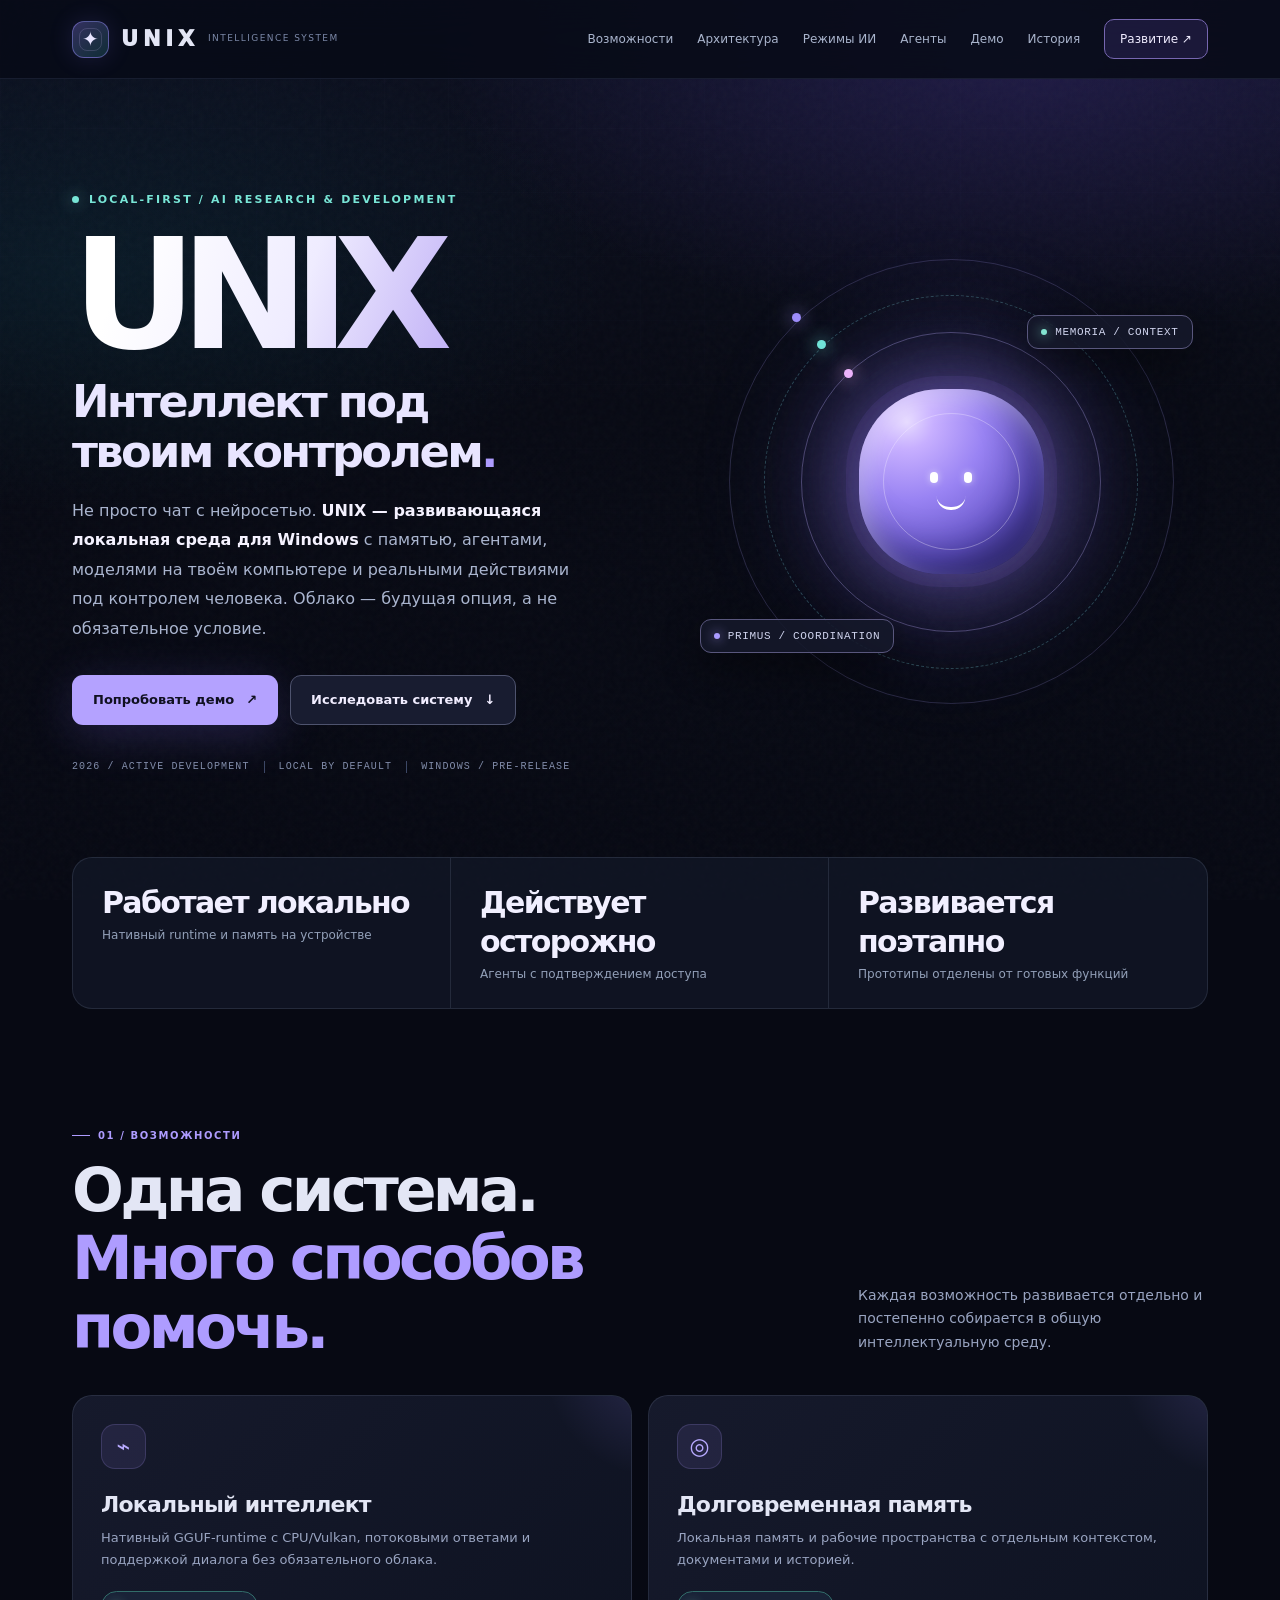
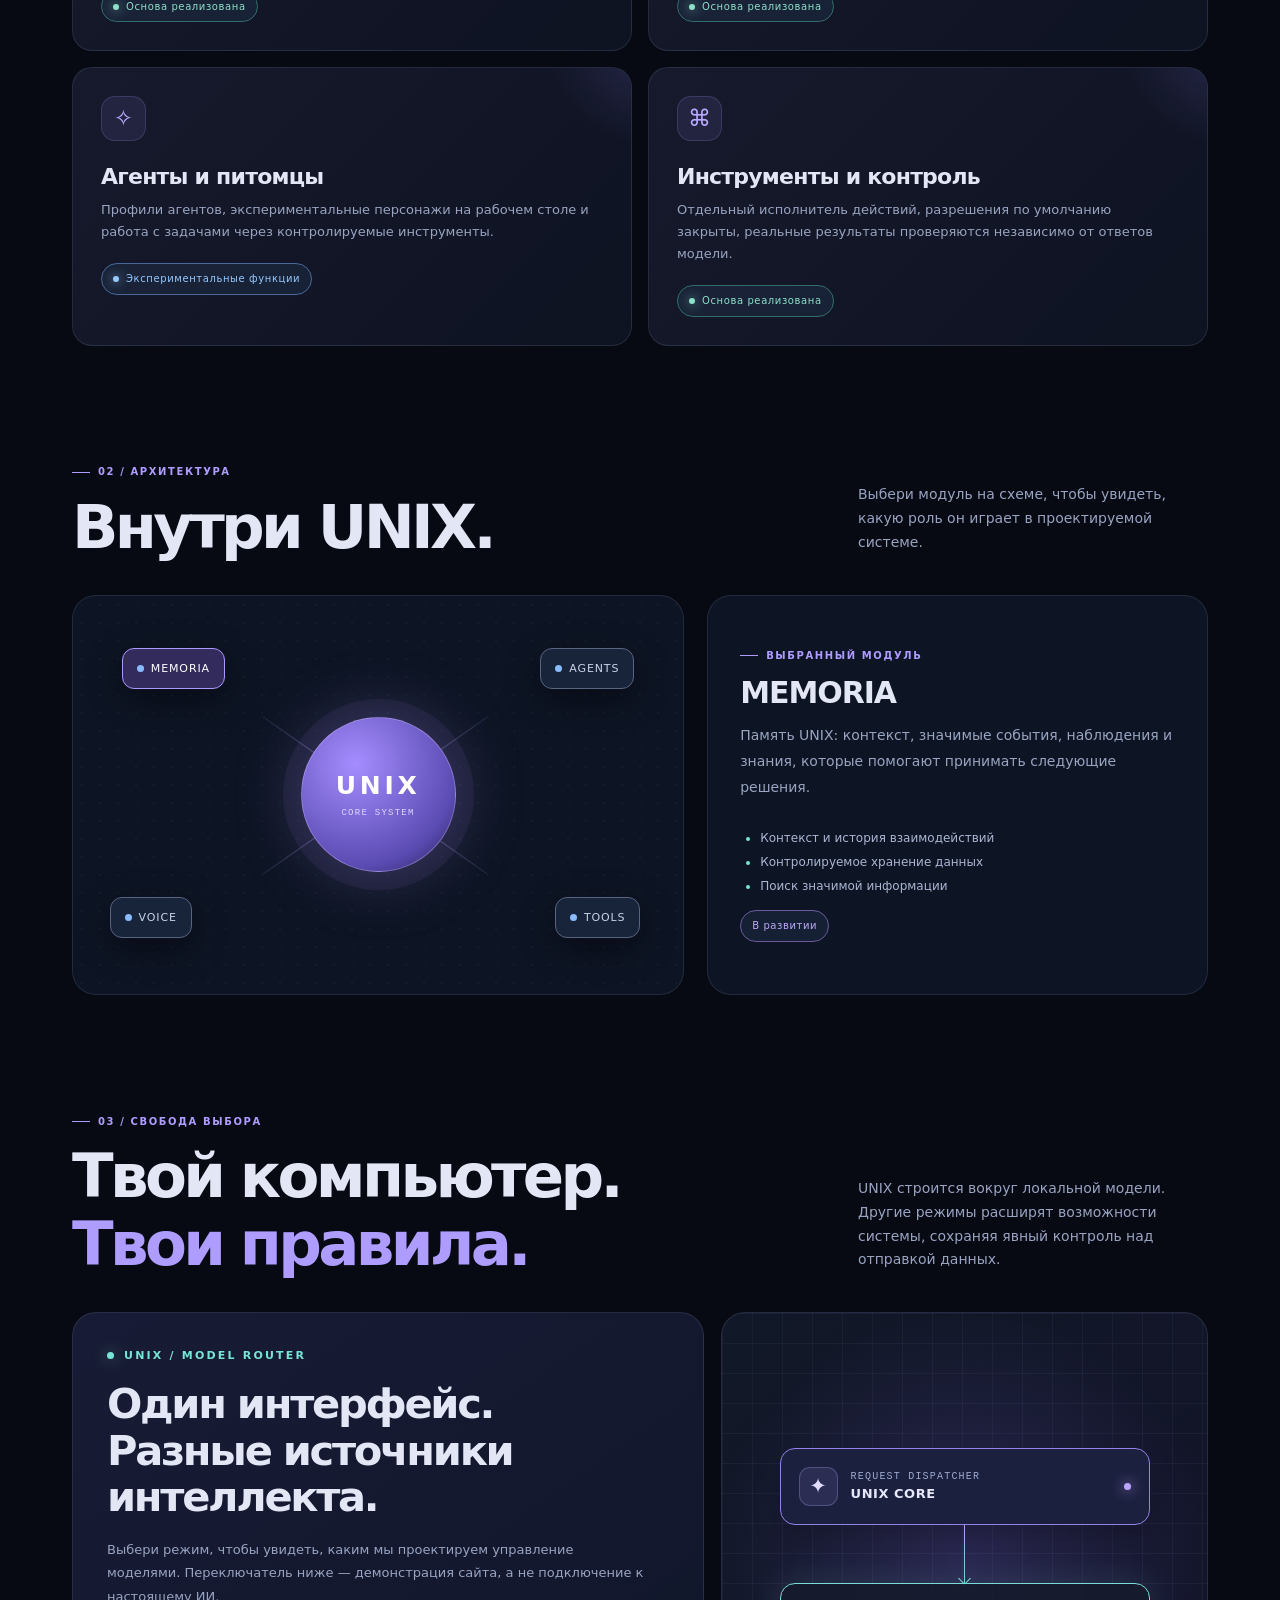
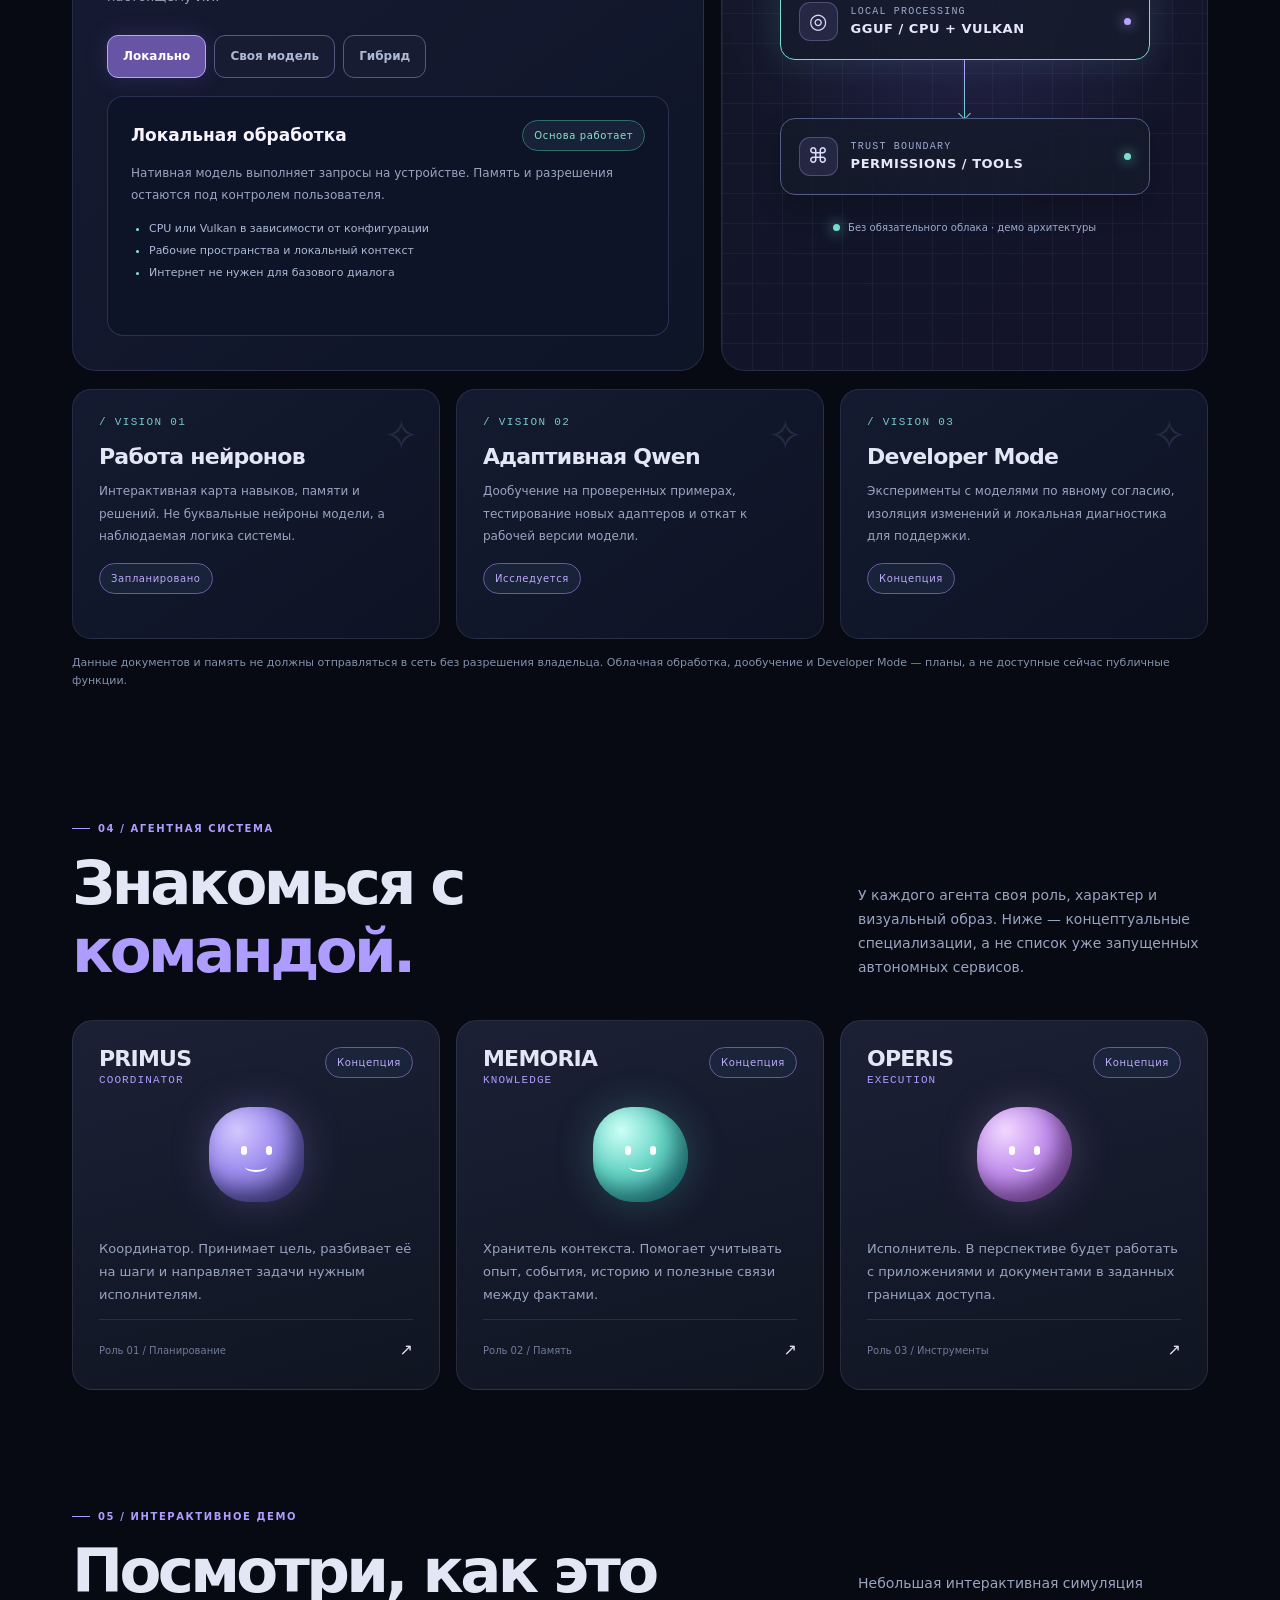
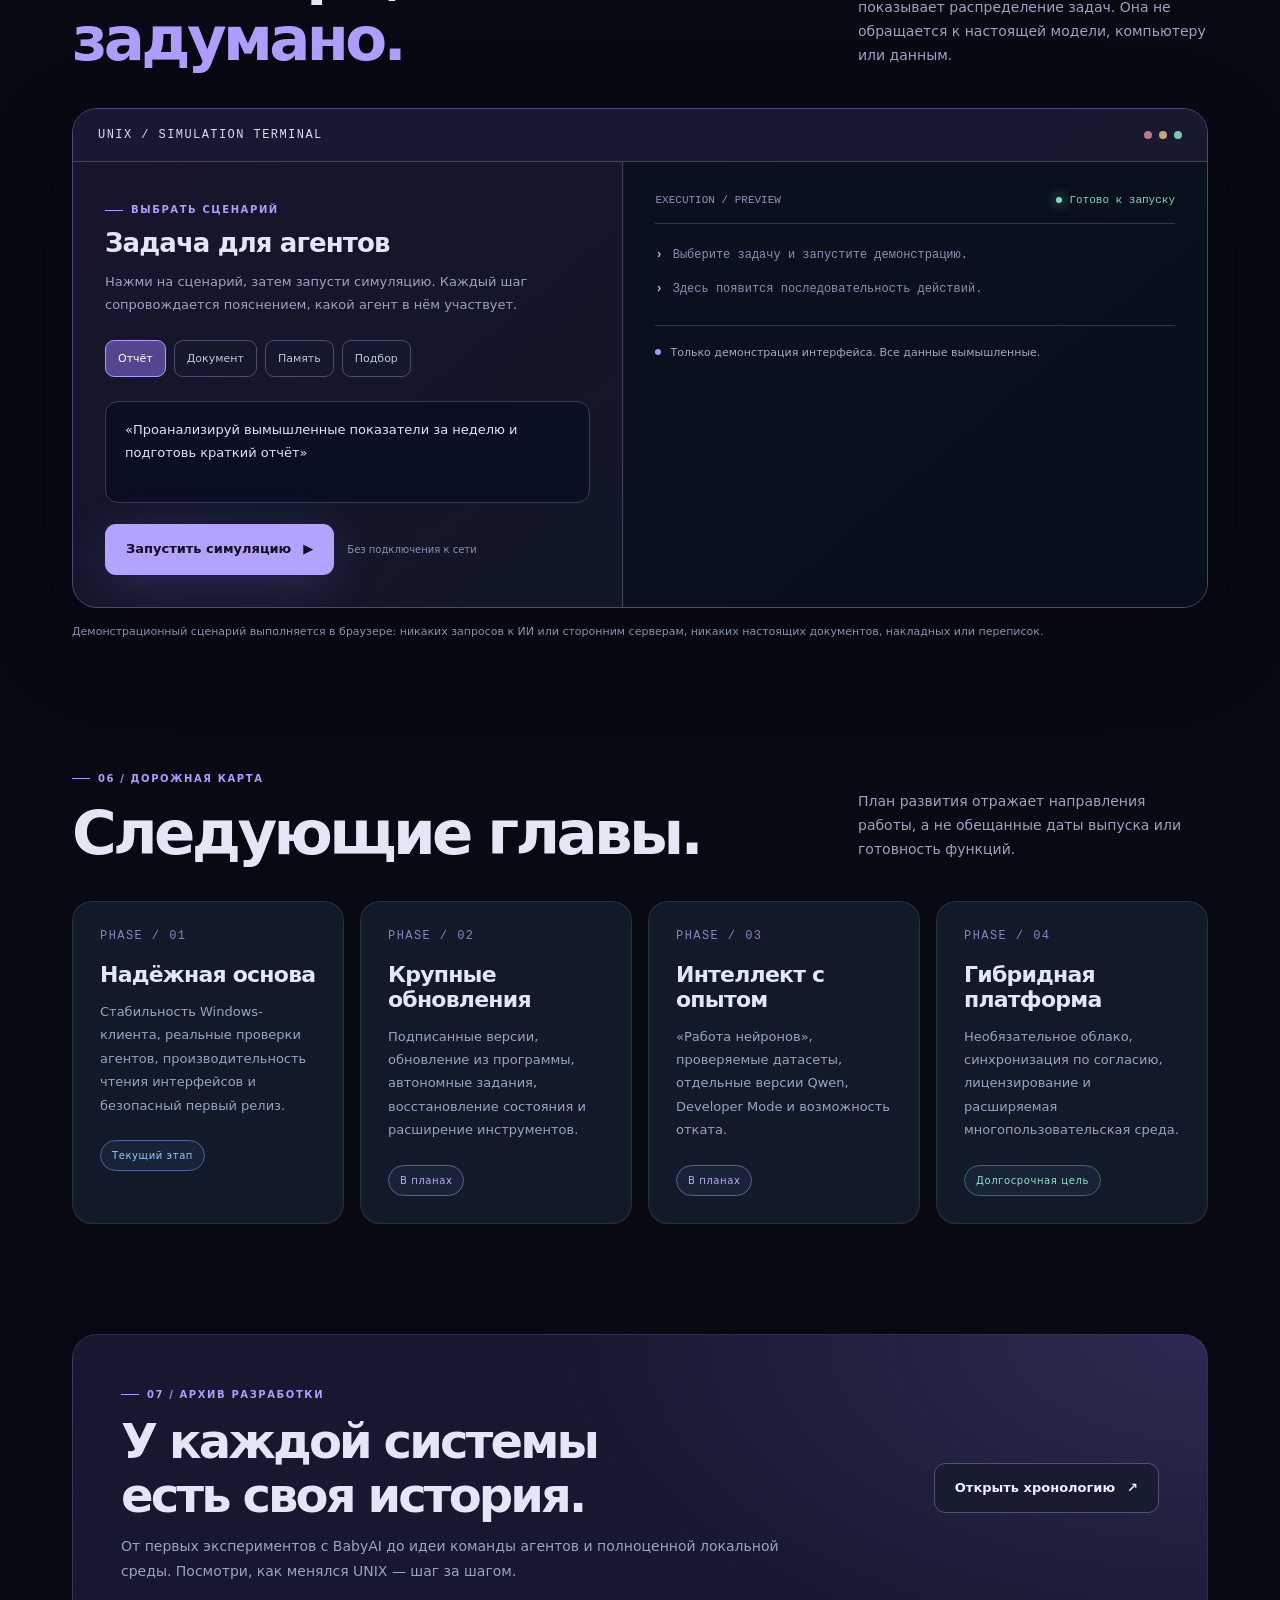
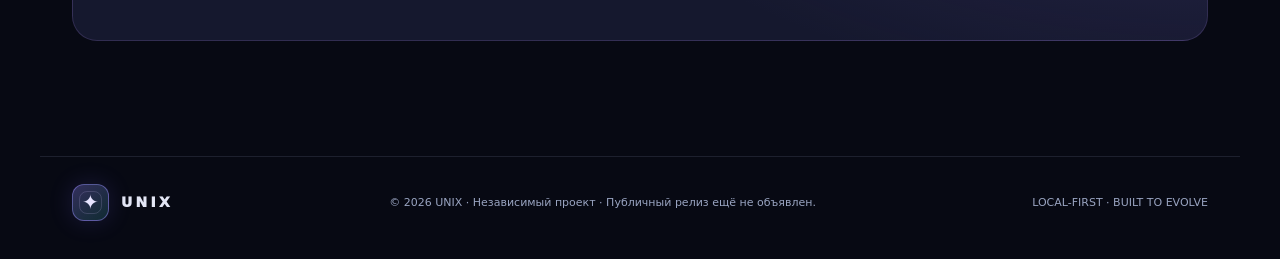
<file: index.html>
<!DOCTYPE html>
<html lang="ru">
<head>
<meta charset="utf-8">
<meta name="viewport" content="width=device-width, initial-scale=1">
<meta name="color-scheme" content="dark">
<meta name="theme-color" content="#080b17">
<meta name="description" content="UNIX — локальная интеллектуальная среда для Windows: память, агенты и управляемые действия. Узнайте, что уже реализовано и как развивается гибридная ИИ-платформа.">
<meta http-equiv="Content-Security-Policy" content="default-src 'self'; script-src 'self'; style-src 'self'; img-src 'self' data:; connect-src 'none'; object-src 'none'; base-uri 'self'">
<title>UNIX — Локальный интеллект под вашим контролем</title>
<link rel="stylesheet" href="./styles.css">
<script src="./app.js" defer></script>
</head>
<body>
<div class="site-backdrop" aria-hidden="true"></div><div class="noise" aria-hidden="true"></div>
<header class="site-header">
  <div class="wrap header-inner">
    <a class="logo" href="./index.html" aria-label="UNIX — главная"><span class="logo-mark" aria-hidden="true">✦</span><span class="logo-word">UNIX</span><span class="logo-caption">intelligence system</span></a>
    <button class="nav-toggle" type="button" aria-label="Открыть меню" aria-controls="siteNav" aria-expanded="false">☰ Меню</button>
    <nav id="siteNav" class="nav" aria-label="Навигация">
      <a href="#about">Возможности</a><a href="#architecture">Архитектура</a><a href="#models">Режимы ИИ</a><a href="#agents">Агенты</a><a href="#demonstration">Демо</a><a href="./history.html">История</a><a class="nav-cta" href="#roadmap">Развитие ↗</a>
    </nav>
  </div>
</header>
<main>
  <section class="wrap hero" aria-labelledby="mainTitle">
    <div class="hero-copy">
      <div class="eyebrow">Local-first / AI research & development</div>
      <h1 id="mainTitle">UNIX</h1>
      <div class="hero-title-sub">Интеллект под<br>твоим контролем<span class="accent">.</span></div>
      <p class="hero-lead">Не просто чат с нейросетью. <strong>UNIX — развивающаяся локальная среда для Windows</strong> с памятью, агентами, моделями на твоём компьютере и реальными действиями под контролем человека. Облако — будущая опция, а не обязательное условие.</p>
      <div class="button-row"><a class="btn btn-primary" href="#demonstration">Попробовать демо <span aria-hidden="true">↗</span></a><a class="btn btn-secondary" href="#architecture">Исследовать систему <span aria-hidden="true">↓</span></a></div>
      <div class="hero-meta"><span>2026 / ACTIVE DEVELOPMENT</span><b aria-hidden="true"></b><span>LOCAL BY DEFAULT</span><b aria-hidden="true"></b><span>Windows / pre-release</span></div>
    </div>
    <div class="core-stage" role="img" aria-label="Анимированное ядро UNIX с орбитами, символизирующими память, инструменты и агентов">
      <div class="stage-grid"></div><div class="core-glow"></div><div class="ring r1"></div><div class="ring r2"></div><div class="ring r3"></div>
      <div class="core"><div class="core-face"><span class="eye"></span><span class="eye"></span><span class="smile"></span></div></div>
      <div class="stage-label top">MEMORIA / CONTEXT</div><div class="stage-label bottom">PRIMUS / COORDINATION</div>
    </div>
  </section>
  <div class="wrap">
    <div class="snapshot" aria-label="Принципы проекта">
      <div><strong>Работает локально</strong><p>Нативный runtime и память на устройстве</p></div>
      <div><strong>Действует осторожно</strong><p>Агенты с подтверждением доступа</p></div>
      <div><strong>Развивается поэтапно</strong><p>Прототипы отделены от готовых функций</p></div>
    </div>
  </div>

  <section class="wrap section" id="about">
    <div class="section-head"><div><div class="label">01 / Возможности</div><h2>Одна система.<br><span class="accent">Много способов помочь.</span></h2></div><p>Каждая возможность развивается отдельно и постепенно собирается в общую интеллектуальную среду.</p></div>
    <div class="cap-grid">
      <article class="feature"><div class="feature-icon" aria-hidden="true">⌁</div><h3>Локальный интеллект</h3><p>Нативный GGUF-runtime с CPU/Vulkan, потоковыми ответами и поддержкой диалога без обязательного облака.</p><span class="pill goal"><span class="dot"></span>Основа реализована</span></article>
      <article class="feature"><div class="feature-icon" aria-hidden="true">◎</div><h3>Долговременная память</h3><p>Локальная память и рабочие пространства с отдельным контекстом, документами и историей.</p><span class="pill goal"><span class="dot"></span>Основа реализована</span></article>
      <article class="feature"><div class="feature-icon" aria-hidden="true">✧</div><h3>Агенты и питомцы</h3><p>Профили агентов, экспериментальные персонажи на рабочем столе и работа с задачами через контролируемые инструменты.</p><span class="pill prototype"><span class="dot"></span>Экспериментальные функции</span></article>
      <article class="feature"><div class="feature-icon" aria-hidden="true">⌘</div><h3>Инструменты и контроль</h3><p>Отдельный исполнитель действий, разрешения по умолчанию закрыты, реальные результаты проверяются независимо от ответов модели.</p><span class="pill goal"><span class="dot"></span>Основа реализована</span></article>
    </div>
  </section>

  <section class="wrap section" id="architecture">
    <div class="section-head"><div><div class="label">02 / Архитектура</div><h2>Внутри UNIX.</h2></div><p>Выбери модуль на схеме, чтобы увидеть, какую роль он играет в проектируемой системе.</p></div>
    <div class="architecture">
      <div class="architecture-map" aria-label="Интерактивная схема архитектуры UNIX">
        <div class="arch-line l1" aria-hidden="true"></div><div class="arch-line l2" aria-hidden="true"></div>
        <div class="node-hub" aria-hidden="true"><b>UNIX</b><small>CORE SYSTEM</small></div>
        <button class="node" data-node="memory" aria-pressed="true" type="button">MEMORIA</button>
        <button class="node" data-node="agents" aria-pressed="false" type="button">AGENTS</button>
        <button class="node" data-node="voice" aria-pressed="false" type="button">VOICE</button>
        <button class="node" data-node="tools" aria-pressed="false" type="button">TOOLS</button>
      </div>
      <article class="architecture-description" aria-live="polite">
        <div class="label">Выбранный модуль</div><h3 id="moduleName">MEMORIA</h3>
        <p id="moduleDescription">Память UNIX: контекст, значимые события, наблюдения и знания, которые помогают принимать следующие решения.</p>
        <ul id="modulePoints"><li>Контекст и история взаимодействий</li><li>Контролируемое хранение данных</li><li>Поиск значимой информации</li></ul>
        <span id="moduleBadge" class="pill plan">В развитии</span>
      </article>
    </div>
  </section>


  <section class="wrap section" id="models">
    <div class="section-head"><div><div class="label">03 / Свобода выбора</div><h2>Твой компьютер.<br><span class="accent">Твои правила.</span></h2></div><p>UNIX строится вокруг локальной модели. Другие режимы расширят возможности системы, сохраняя явный контроль над отправкой данных.</p></div>
    <div class="model-lab">
      <div class="model-lab-copy">
        <div class="eyebrow">UNIX / MODEL ROUTER</div>
        <h3>Один интерфейс.<br>Разные источники интеллекта.</h3>
        <p>Выбери режим, чтобы увидеть, каким мы проектируем управление моделями. Переключатель ниже — демонстрация сайта, а не подключение к настоящему ИИ.</p>
        <div class="mode-tabs" role="group" aria-label="Варианты работы модели">
          <button type="button" data-mode="local" aria-pressed="true">Локально</button>
          <button type="button" data-mode="custom" aria-pressed="false">Своя модель</button>
          <button type="button" data-mode="hybrid" aria-pressed="false">Гибрид</button>
        </div>
        <div class="mode-result" aria-live="polite">
          <div class="mode-result-top"><strong id="modeTitle">Локальная обработка</strong><span class="pill goal" id="modeStatus">Основа работает</span></div>
          <p id="modeDescription">Нативная модель выполняет запросы на устройстве. Память и разрешения остаются под контролем пользователя.</p>
          <ul id="modePoints"><li>CPU или Vulkan в зависимости от конфигурации</li><li>Рабочие пространства и локальный контекст</li><li>Интернет не нужен для базового диалога</li></ul>
        </div>
      </div>
      <div class="model-lab-visual" aria-label="Схема маршрутизации запросов UNIX">
        <div class="model-node model-node-head"><span class="model-node-icon">✦</span><div><small>REQUEST DISPATCHER</small><strong>UNIX CORE</strong></div><span class="model-node-indicator"></span></div>
        <div class="model-wire" aria-hidden="true"><span></span></div>
        <div class="model-node model-node-active" id="modeEngine"><span class="model-node-icon">◎</span><div><small id="modeEngineLabel">LOCAL PROCESSING</small><strong id="modeEngineName">GGUF / CPU + VULKAN</strong></div><span class="model-node-indicator"></span></div>
        <div class="model-wire" aria-hidden="true"><span></span></div>
        <div class="model-node"><span class="model-node-icon">⌘</span><div><small>TRUST BOUNDARY</small><strong>PERMISSIONS / TOOLS</strong></div><span class="model-node-indicator safe"></span></div>
        <div class="model-lab-foot"><span class="model-live-dot"></span><span id="modeFootnote">Без обязательного облака · демо архитектуры</span></div>
      </div>
    </div>
    <div class="future-grid">
      <article class="future-card"><div class="future-id">/ VISION 01</div><h3>Работа нейронов</h3><p>Интерактивная карта навыков, памяти и решений. Не буквальные нейроны модели, а наблюдаемая логика системы.</p><span class="pill plan">Запланировано</span></article>
      <article class="future-card"><div class="future-id">/ VISION 02</div><h3>Адаптивная Qwen</h3><p>Дообучение на проверенных примерах, тестирование новых адаптеров и откат к рабочей версии модели.</p><span class="pill plan">Исследуется</span></article>
      <article class="future-card"><div class="future-id">/ VISION 03</div><h3>Developer Mode</h3><p>Эксперименты с моделями по явному согласию, изоляция изменений и локальная диагностика для поддержки.</p><span class="pill plan">Концепция</span></article>
    </div>
    <p class="disclaimer">Данные документов и память не должны отправляться в сеть без разрешения владельца. Облачная обработка, дообучение и Developer Mode — планы, а не доступные сейчас публичные функции.</p>
  </section>

  <section class="wrap section" id="agents">
    <div class="section-head"><div><div class="label">04 / Агентная система</div><h2>Знакомься с <span class="accent">командой.</span></h2></div><p>У каждого агента своя роль, характер и визуальный образ. Ниже — концептуальные специализации, а не список уже запущенных автономных сервисов.</p></div>
    <div class="agents-grid">
      <article class="agent"><div class="agent-top"><div><h3>PRIMUS</h3><div class="job">COORDINATOR</div></div><span class="pill plan">Концепция</span></div><div class="pet" aria-hidden="true"><span></span></div><p>Координатор. Принимает цель, разбивает её на шаги и направляет задачи нужным исполнителям.</p><div class="agent-foot"><small>Роль 01 / Планирование</small><span aria-hidden="true">↗</span></div></article>
      <article class="agent"><div class="agent-top"><div><h3>MEMORIA</h3><div class="job">KNOWLEDGE</div></div><span class="pill plan">Концепция</span></div><div class="pet memory" aria-hidden="true"><span></span></div><p>Хранитель контекста. Помогает учитывать опыт, события, историю и полезные связи между фактами.</p><div class="agent-foot"><small>Роль 02 / Память</small><span aria-hidden="true">↗</span></div></article>
      <article class="agent"><div class="agent-top"><div><h3>OPERIS</h3><div class="job">EXECUTION</div></div><span class="pill plan">Концепция</span></div><div class="pet action" aria-hidden="true"><span></span></div><p>Исполнитель. В перспективе будет работать с приложениями и документами в заданных границах доступа.</p><div class="agent-foot"><small>Роль 03 / Инструменты</small><span aria-hidden="true">↗</span></div></article>
    </div>
  </section>

  <section class="wrap section" id="demonstration">
    <div class="section-head"><div><div class="label">05 / Интерактивное демо</div><h2>Посмотри, как это <span class="accent">задумано.</span></h2></div><p>Небольшая интерактивная симуляция показывает распределение задач. Она не обращается к настоящей модели, компьютеру или данным.</p></div>
    <div class="demo-shell">
      <div class="demo-top"><strong>UNIX / SIMULATION TERMINAL</strong><div class="demo-dots" aria-hidden="true"><i></i><i></i><i></i></div></div>
      <div class="demo-content">
        <div class="demo-control">
          <div class="label">Выбрать сценарий</div><h3>Задача для агентов</h3><p>Нажми на сценарий, затем запусти симуляцию. Каждый шаг сопровождается пояснением, какой агент в нём участвует.</p>
          <div class="demo-options" role="group" aria-label="Сценарии демонстрации">
            <button class="demo-option" type="button" data-scenario="report" aria-pressed="true">Отчёт</button>
            <button class="demo-option" type="button" data-scenario="document" aria-pressed="false">Документ</button>
            <button class="demo-option" type="button" data-scenario="memory" aria-pressed="false">Память</button>
            <button class="demo-option" type="button" data-scenario="match" aria-pressed="false">Подбор</button>
          </div>
          <div class="demo-request" id="demoRequest">«Проанализируй вымышленные показатели за неделю и подготовь краткий отчёт»</div>
          <div class="demo-action"><button class="btn btn-primary" id="demoStart" type="button">Запустить симуляцию <span aria-hidden="true">▶</span></button><small>Без подключения к сети</small></div>
        </div>
        <div class="demo-terminal">
          <div class="terminal-title"><span>EXECUTION / PREVIEW</span><span class="terminal-live" id="demoStatus">Готово к запуску</span></div>
          <ol class="terminal-log" id="demoLog" aria-live="polite" aria-atomic="false"><li class="log-dim">Выберите задачу и запустите демонстрацию.</li><li class="log-dim">Здесь появится последовательность действий.</li></ol>
          <div class="terminal-footer"><i aria-hidden="true"></i><span id="demoFoot">Только демонстрация интерфейса. Все данные вымышленные.</span></div>
        </div>
      </div>
    </div>
    <p class="disclaimer">Демонстрационный сценарий выполняется в браузере: никаких запросов к ИИ или сторонним серверам, никаких настоящих документов, накладных или переписок.</p>
  </section>

  <section class="wrap section" id="roadmap">
    <div class="section-head"><div><div class="label">06 / Дорожная карта</div><h2>Следующие главы.</h2></div><p>План развития отражает направления работы, а не обещанные даты выпуска или готовность функций.</p></div>
    <div class="roadmap">
      <article class="road"><div class="road-num">PHASE / 01</div><h3>Надёжная основа</h3><p>Стабильность Windows-клиента, реальные проверки агентов, производительность чтения интерфейсов и безопасный первый релиз.</p><span class="pill prototype">Текущий этап</span></article>
      <article class="road"><div class="road-num">PHASE / 02</div><h3>Крупные обновления</h3><p>Подписанные версии, обновление из программы, автономные задания, восстановление состояния и расширение инструментов.</p><span class="pill plan">В планах</span></article>
      <article class="road"><div class="road-num">PHASE / 03</div><h3>Интеллект с опытом</h3><p>«Работа нейронов», проверяемые датасеты, отдельные версии Qwen, Developer Mode и возможность отката.</p><span class="pill plan">В планах</span></article>
      <article class="road"><div class="road-num">PHASE / 04</div><h3>Гибридная платформа</h3><p>Необязательное облако, синхронизация по согласию, лицензирование и расширяемая многопользовательская среда.</p><span class="pill goal">Долгосрочная цель</span></article>
    </div>
  </section>
  <section class="wrap section">
    <div class="archive-feature"><div><div class="label">07 / Архив разработки</div><h2>У каждой системы<br>есть своя история.</h2><p>От первых экспериментов с BabyAI до идеи команды агентов и полноценной локальной среды. Посмотри, как менялся UNIX — шаг за шагом.</p></div><a class="btn btn-secondary" href="./history.html">Открыть хронологию <span aria-hidden="true">↗</span></a></div>
  </section>
</main>
<footer class="wrap site-footer"><a class="logo" href="./index.html"><span class="logo-mark" aria-hidden="true">✦</span><span class="logo-word">UNIX</span></a><p>© 2026 UNIX · Независимый проект · Публичный релиз ещё не объявлен.</p><p>LOCAL-FIRST · BUILT TO EVOLVE</p></footer>
</body>
</html>
</file>
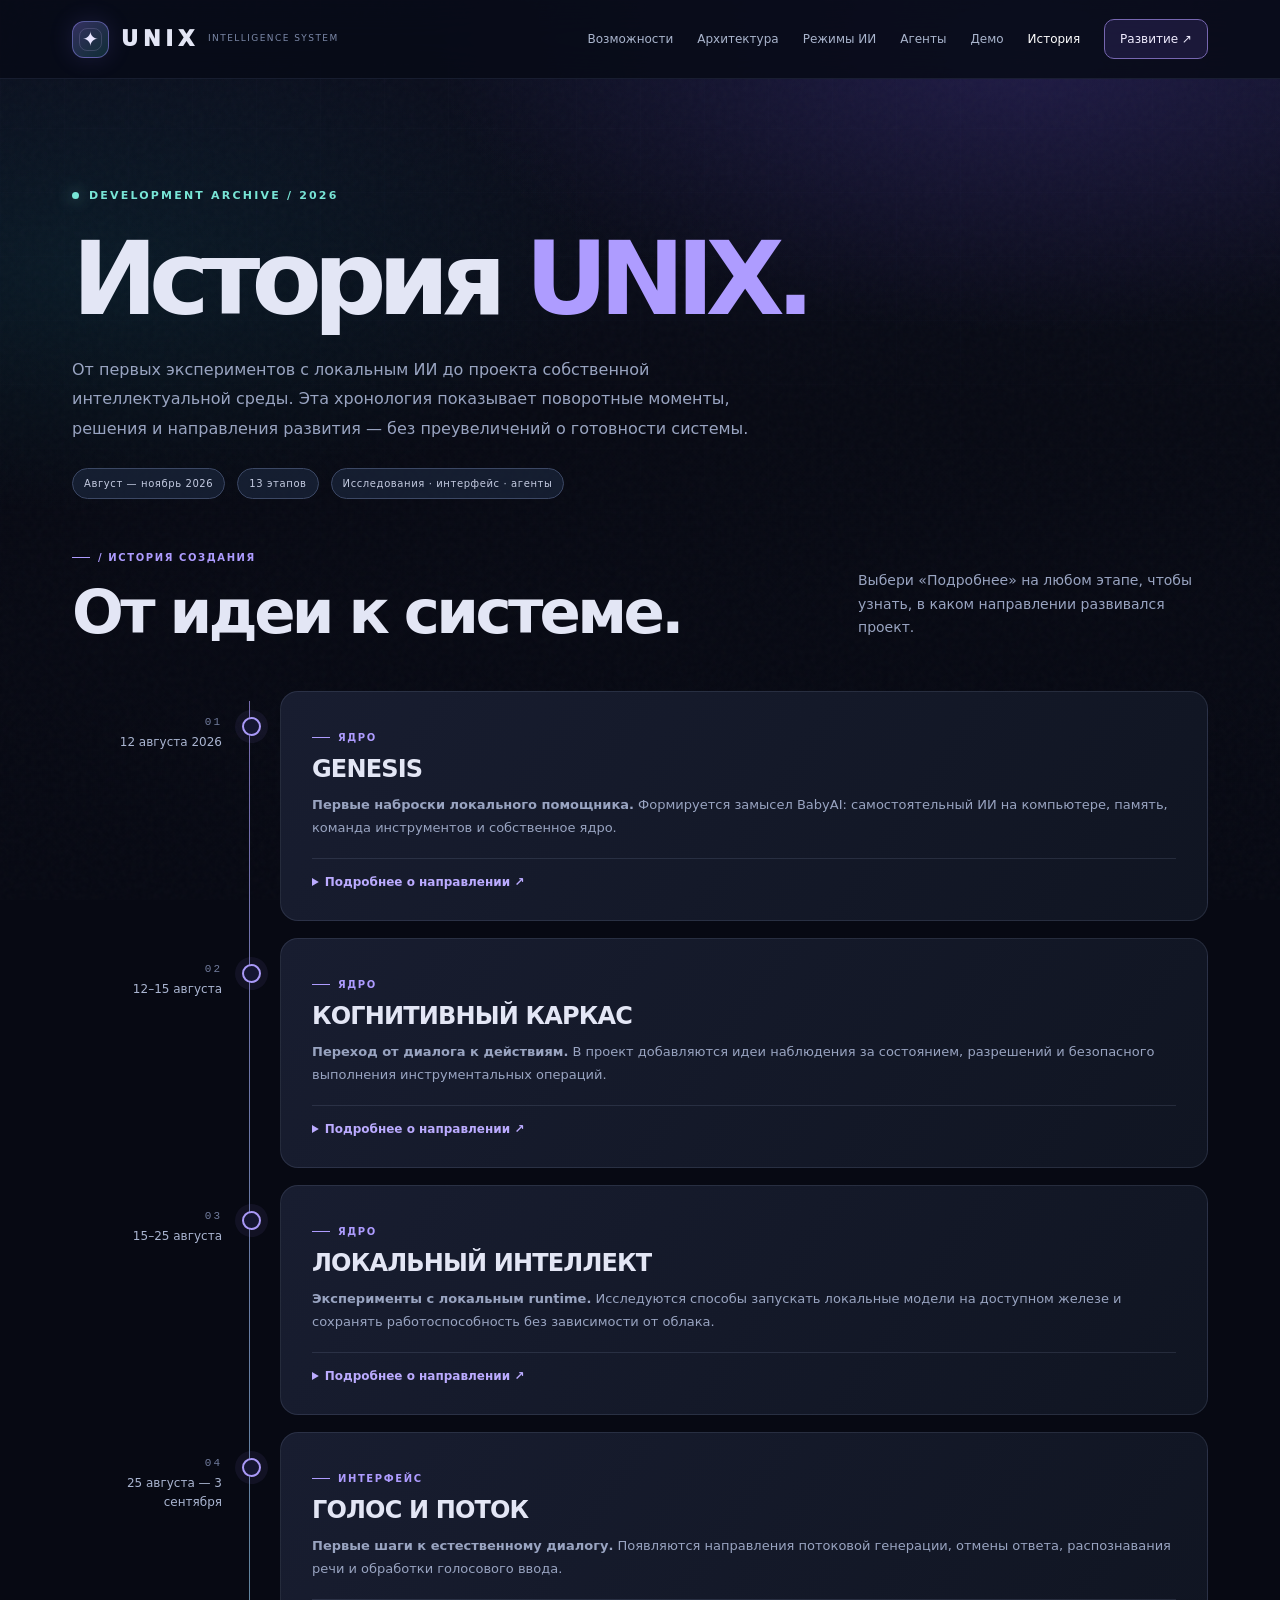
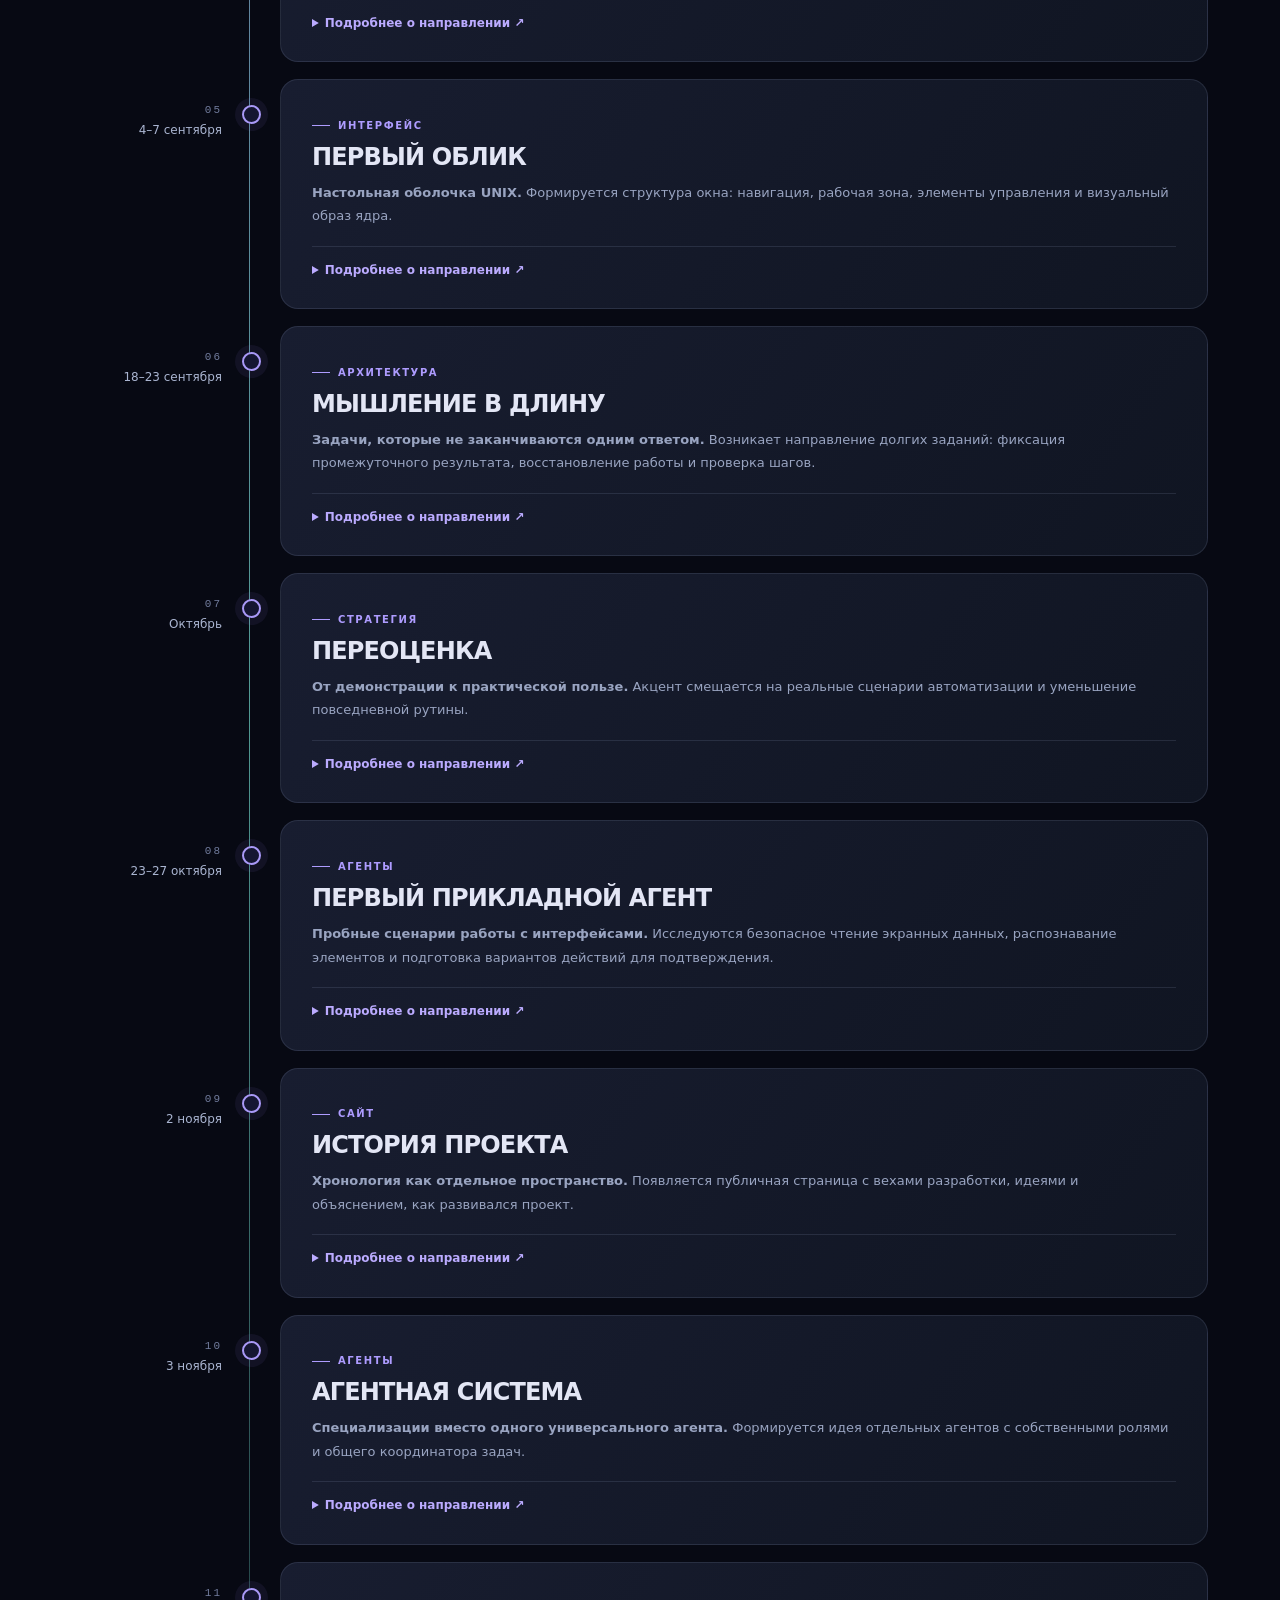
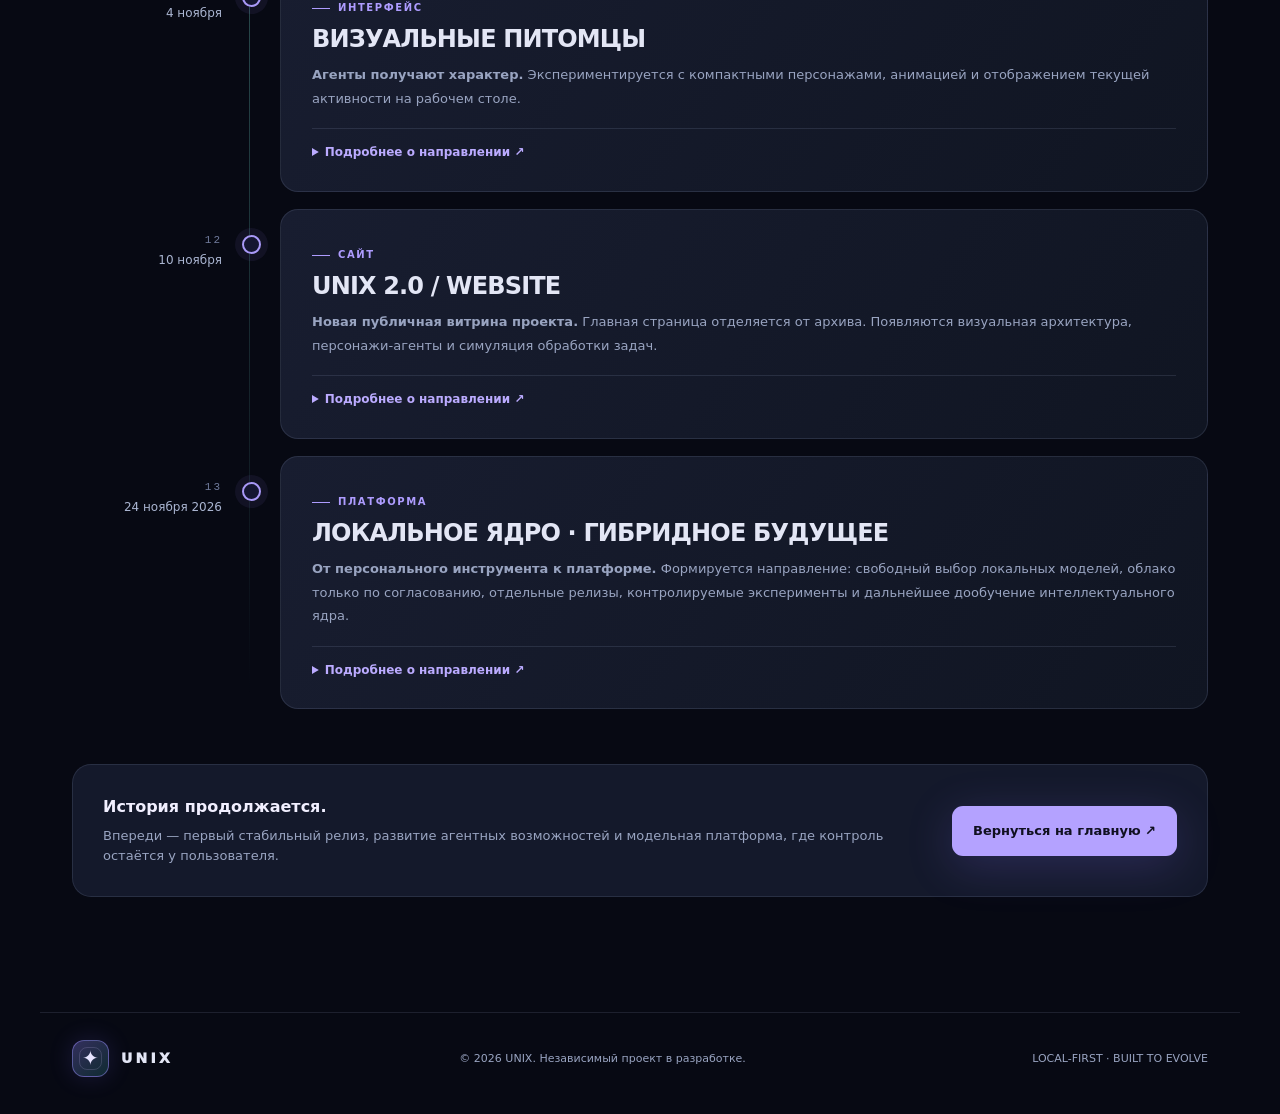
<file: history.html>
<!DOCTYPE html>
<html lang="ru">
<head>
<meta charset="utf-8">
<meta name="viewport" content="width=device-width, initial-scale=1">
<meta name="color-scheme" content="dark">
<meta name="theme-color" content="#080b17">
<meta name="description" content="Хронология разработки UNIX: от BabyAI в августе 2026 года к локальной интеллектуальной системе с памятью, интерфейсом и агентами.">
<meta http-equiv="Content-Security-Policy" content="default-src 'self'; script-src 'self'; style-src 'self'; img-src 'self' data:; connect-src 'none'; object-src 'none'; base-uri 'self'">
<title>История UNIX — Хронология разработки</title>
<link rel="stylesheet" href="./styles.css">
<script src="./app.js" defer></script>
</head>
<body>
<div class="site-backdrop" aria-hidden="true"></div><div class="noise" aria-hidden="true"></div>
<header class="site-header"><div class="wrap header-inner">
<a class="logo" href="./index.html" aria-label="UNIX — главная"><span class="logo-mark" aria-hidden="true">✦</span><span class="logo-word">UNIX</span><span class="logo-caption">intelligence system</span></a>
<button class="nav-toggle" type="button" aria-label="Открыть меню" aria-controls="siteNav" aria-expanded="false">☰ Меню</button>
<nav id="siteNav" class="nav" aria-label="Навигация"><a href="./index.html#about">Возможности</a><a href="./index.html#architecture">Архитектура</a><a href="./index.html#models">Режимы ИИ</a><a href="./index.html#agents">Агенты</a><a href="./index.html#demonstration">Демо</a><a aria-current="page" href="./history.html">История</a><a class="nav-cta" href="./index.html#roadmap">Развитие ↗</a></nav>
</div></header>
<main class="wrap">
<section class="history-hero">
<div class="eyebrow">Development archive / 2026</div>
<h1>История <span class="accent">UNIX.</span></h1>
<p>От первых экспериментов с локальным ИИ до проекта собственной интеллектуальной среды. Эта хронология показывает поворотные моменты, решения и направления развития — без преувеличений о готовности системы.</p>
<div class="history-meta"><span class="pill">Август — ноябрь 2026</span><span class="pill">13 этапов</span><span class="pill">Исследования · интерфейс · агенты</span></div>
</section>
<section aria-labelledby="timelineTitle"><div class="section-head"><div><div class="label">/ История создания</div><h2 id="timelineTitle">От идеи к системе.</h2></div><p>Выбери «Подробнее» на любом этапе, чтобы узнать, в каком направлении развивался проект.</p></div>
<div class="history-timeline"><article class="milestone">
  <div class="milestone-date"><b>01</b>12 августа 2026</div>
  <div class="milestone-panel"><div class="label">Ядро</div><h3>GENESIS</h3><p><strong>Первые наброски локального помощника.</strong> Формируется замысел BabyAI: самостоятельный ИИ на компьютере, память, команда инструментов и собственное ядро.</p><details><summary>Подробнее о направлении ↗</summary><p>Появляется принцип: система должна приносить практическую пользу и оставаться управляемой пользователем.</p></details></div>
</article>
<article class="milestone">
  <div class="milestone-date"><b>02</b>12–15 августа</div>
  <div class="milestone-panel"><div class="label">Ядро</div><h3>КОГНИТИВНЫЙ КАРКАС</h3><p><strong>Переход от диалога к действиям.</strong> В проект добавляются идеи наблюдения за состоянием, разрешений и безопасного выполнения инструментальных операций.</p><details><summary>Подробнее о направлении ↗</summary><p>Важно не просто сформировать ответ, а понимать последовательность действий, её последствия и ограничения.</p></details></div>
</article>
<article class="milestone">
  <div class="milestone-date"><b>03</b>15–25 августа</div>
  <div class="milestone-panel"><div class="label">Ядро</div><h3>ЛОКАЛЬНЫЙ ИНТЕЛЛЕКТ</h3><p><strong>Эксперименты с локальным runtime.</strong> Исследуются способы запускать локальные модели на доступном железе и сохранять работоспособность без зависимости от облака.</p><details><summary>Подробнее о направлении ↗</summary><p>Ключевыми критериями становятся производительность, управляемость и возможность работы офлайн.</p></details></div>
</article>
<article class="milestone">
  <div class="milestone-date"><b>04</b>25 августа — 3 сентября</div>
  <div class="milestone-panel"><div class="label">Интерфейс</div><h3>ГОЛОС И ПОТОК</h3><p><strong>Первые шаги к естественному диалогу.</strong> Появляются направления потоковой генерации, отмены ответа, распознавания речи и обработки голосового ввода.</p><details><summary>Подробнее о направлении ↗</summary><p>Модули развиваются по отдельности; их задача — однажды стать частью целостного рабочего интерфейса.</p></details></div>
</article>
<article class="milestone">
  <div class="milestone-date"><b>05</b>4–7 сентября</div>
  <div class="milestone-panel"><div class="label">Интерфейс</div><h3>ПЕРВЫЙ ОБЛИК</h3><p><strong>Настольная оболочка UNIX.</strong> Формируется структура окна: навигация, рабочая зона, элементы управления и визуальный образ ядра.</p><details><summary>Подробнее о направлении ↗</summary><p>Система постепенно перестаёт выглядеть как набор разрозненных скриптов.</p></details></div>
</article>
<article class="milestone">
  <div class="milestone-date"><b>06</b>18–23 сентября</div>
  <div class="milestone-panel"><div class="label">Архитектура</div><h3>МЫШЛЕНИЕ В ДЛИНУ</h3><p><strong>Задачи, которые не заканчиваются одним ответом.</strong> Возникает направление долгих заданий: фиксация промежуточного результата, восстановление работы и проверка шагов.</p><details><summary>Подробнее о направлении ↗</summary><p>Надёжность становится не менее важной, чем скорость модели.</p></details></div>
</article>
<article class="milestone">
  <div class="milestone-date"><b>07</b>Октябрь</div>
  <div class="milestone-panel"><div class="label">Стратегия</div><h3>ПЕРЕОЦЕНКА</h3><p><strong>От демонстрации к практической пользе.</strong> Акцент смещается на реальные сценарии автоматизации и уменьшение повседневной рутины.</p><details><summary>Подробнее о направлении ↗</summary><p>UNIX рассматривается как рабочий инструмент, а не только эксперимент с нейросетью.</p></details></div>
</article>
<article class="milestone">
  <div class="milestone-date"><b>08</b>23–27 октября</div>
  <div class="milestone-panel"><div class="label">Агенты</div><h3>ПЕРВЫЙ ПРИКЛАДНОЙ АГЕНТ</h3><p><strong>Пробные сценарии работы с интерфейсами.</strong> Исследуются безопасное чтение экранных данных, распознавание элементов и подготовка вариантов действий для подтверждения.</p><details><summary>Подробнее о направлении ↗</summary><p>В приоритете понятные журналы и возможность остановить или проверить каждый шаг.</p></details></div>
</article>
<article class="milestone">
  <div class="milestone-date"><b>09</b>2 ноября</div>
  <div class="milestone-panel"><div class="label">Сайт</div><h3>ИСТОРИЯ ПРОЕКТА</h3><p><strong>Хронология как отдельное пространство.</strong> Появляется публичная страница с вехами разработки, идеями и объяснением, как развивался проект.</p><details><summary>Подробнее о направлении ↗</summary><p>История фиксирует путь и отделяет сделанные эксперименты от будущих планов.</p></details></div>
</article>
<article class="milestone">
  <div class="milestone-date"><b>10</b>3 ноября</div>
  <div class="milestone-panel"><div class="label">Агенты</div><h3>АГЕНТНАЯ СИСТЕМА</h3><p><strong>Специализации вместо одного универсального агента.</strong> Формируется идея отдельных агентов с собственными ролями и общего координатора задач.</p><details><summary>Подробнее о направлении ↗</summary><p>Система проектируется как команда, где действия каждого участника понятны.</p></details></div>
</article>
<article class="milestone">
  <div class="milestone-date"><b>11</b>4 ноября</div>
  <div class="milestone-panel"><div class="label">Интерфейс</div><h3>ВИЗУАЛЬНЫЕ ПИТОМЦЫ</h3><p><strong>Агенты получают характер.</strong> Экспериментируется с компактными персонажами, анимацией и отображением текущей активности на рабочем столе.</p><details><summary>Подробнее о направлении ↗</summary><p>Долгосрочная идея — присутствие помощников, чьи действия видны человеку, а не спрятаны в логах.</p></details></div>
</article>
<article class="milestone">
  <div class="milestone-date"><b>12</b>10 ноября</div>
  <div class="milestone-panel"><div class="label">Сайт</div><h3>UNIX 2.0 / WEBSITE</h3><p><strong>Новая публичная витрина проекта.</strong> Главная страница отделяется от архива. Появляются визуальная архитектура, персонажи-агенты и симуляция обработки задач.</p><details><summary>Подробнее о направлении ↗</summary><p>Сценарии полностью демонстрационные: сайт не выполняет реальных действий и не подключается к локальной системе.</p></details></div>
</article>
<article class="milestone">
  <div class="milestone-date"><b>13</b>24 ноября 2026</div>
  <div class="milestone-panel"><div class="label">Платформа</div><h3>ЛОКАЛЬНОЕ ЯДРО · ГИБРИДНОЕ БУДУЩЕЕ</h3><p><strong>От персонального инструмента к платформе.</strong> Формируется направление: свободный выбор локальных моделей, облако только по согласованию, отдельные релизы, контролируемые эксперименты и дальнейшее дообучение интеллектуального ядра.</p><details><summary>Подробнее о направлении ↗</summary><p>Поддержка нескольких моделей, режим разработчика, вкладка наблюдения за накопленным опытом и автоматическое обновление остаются проектными целями. Исследования и тесты не приравниваются к готовому публичному релизу.</p></details></div>
</article></div></section>
<section class="history-bottom"><div><strong>История продолжается.</strong><p>Впереди — первый стабильный релиз, развитие агентных возможностей и модельная платформа, где контроль остаётся у пользователя.</p></div><a class="btn btn-primary" href="./index.html">Вернуться на главную ↗</a></section>
</main>
<footer class="wrap site-footer"><a class="logo" href="./index.html"><span class="logo-mark" aria-hidden="true">✦</span><span class="logo-word">UNIX</span></a><p>© 2026 UNIX. Независимый проект в разработке.</p><p>LOCAL-FIRST · BUILT TO EVOLVE</p></footer>
</body>
</html>
</file>
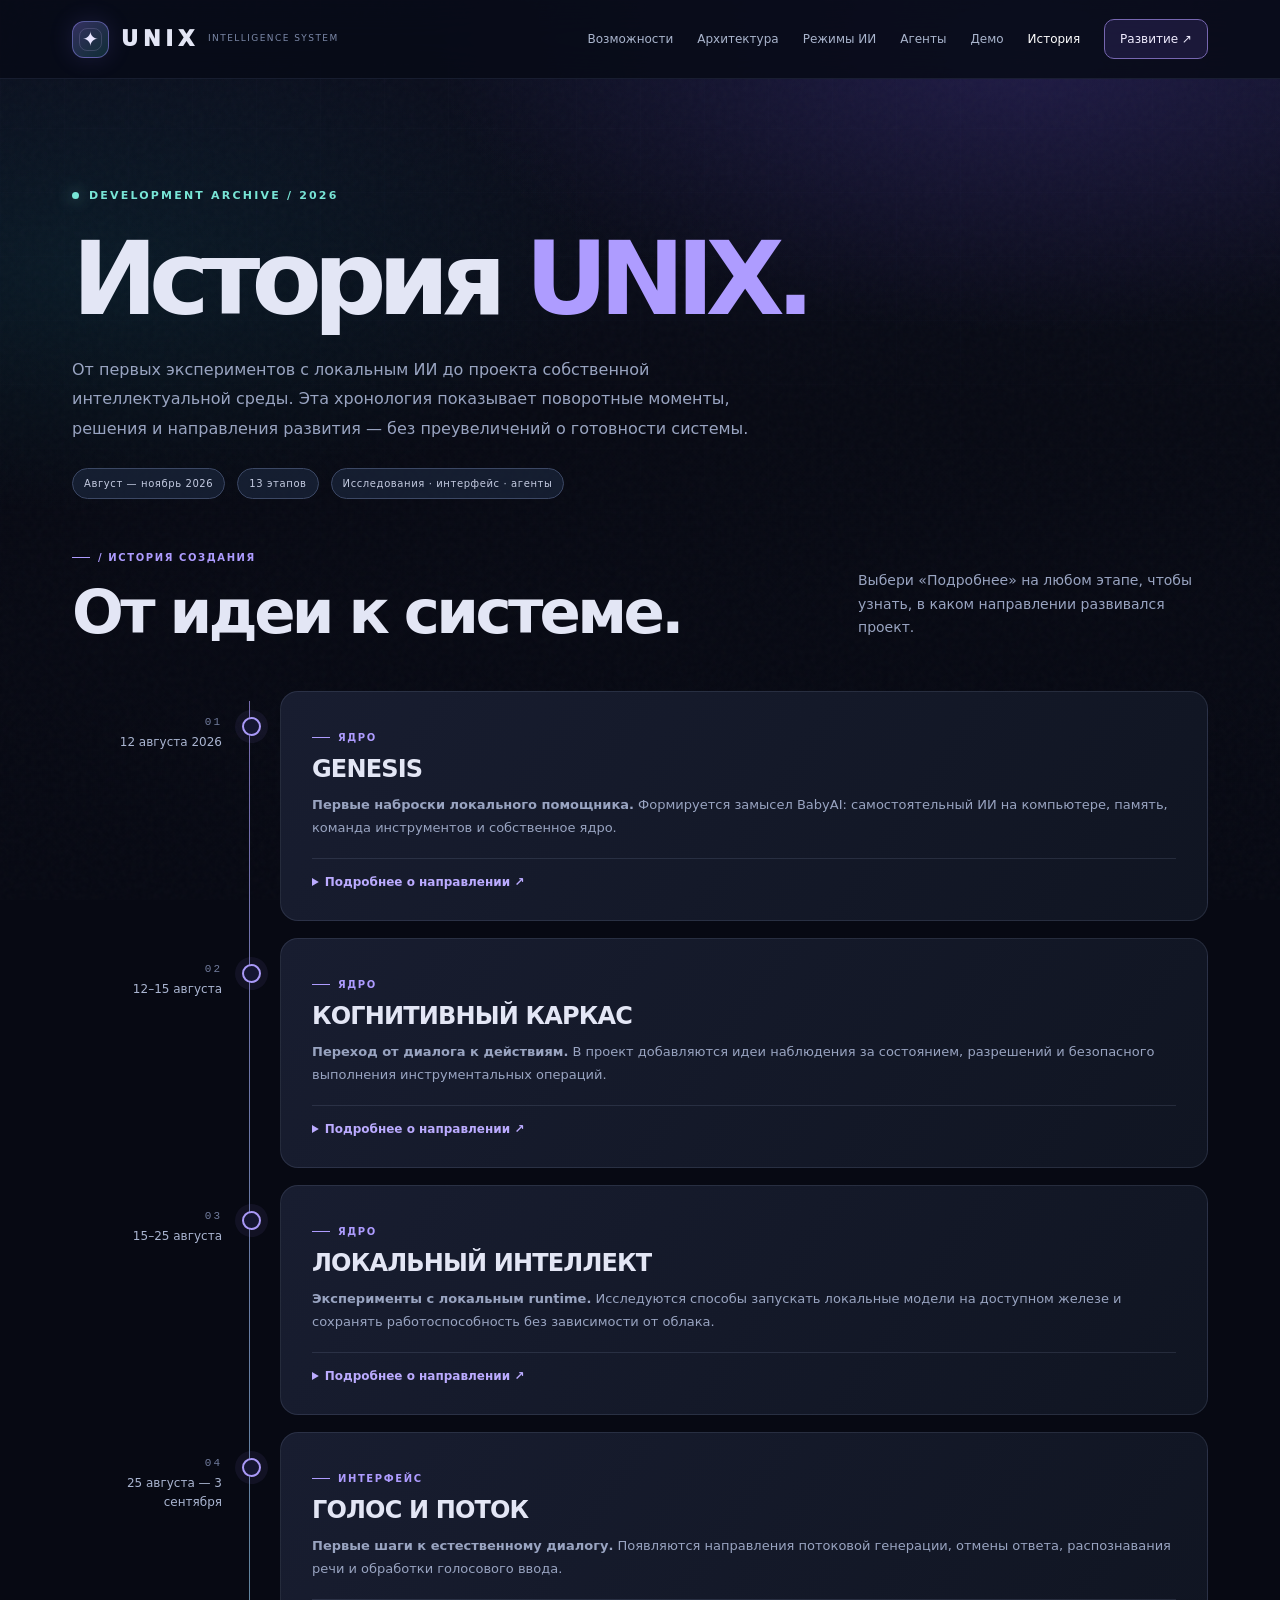
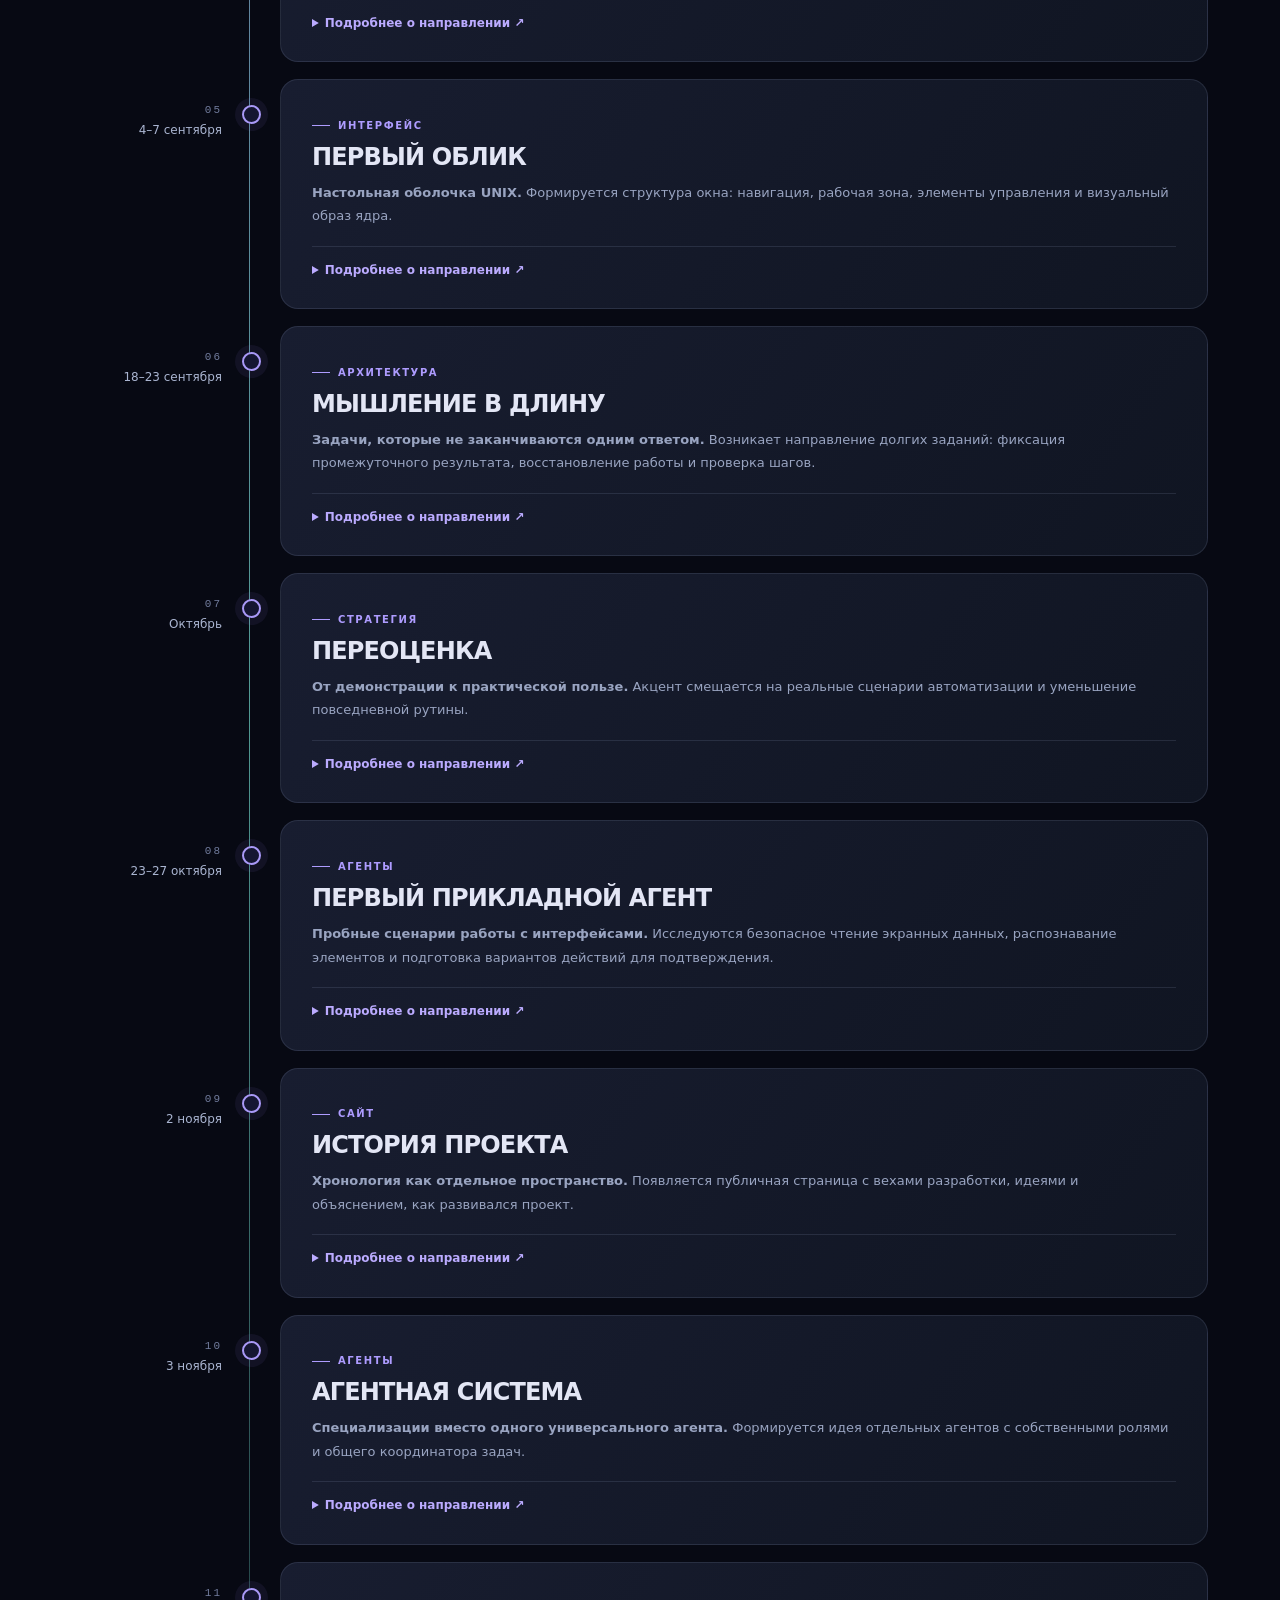
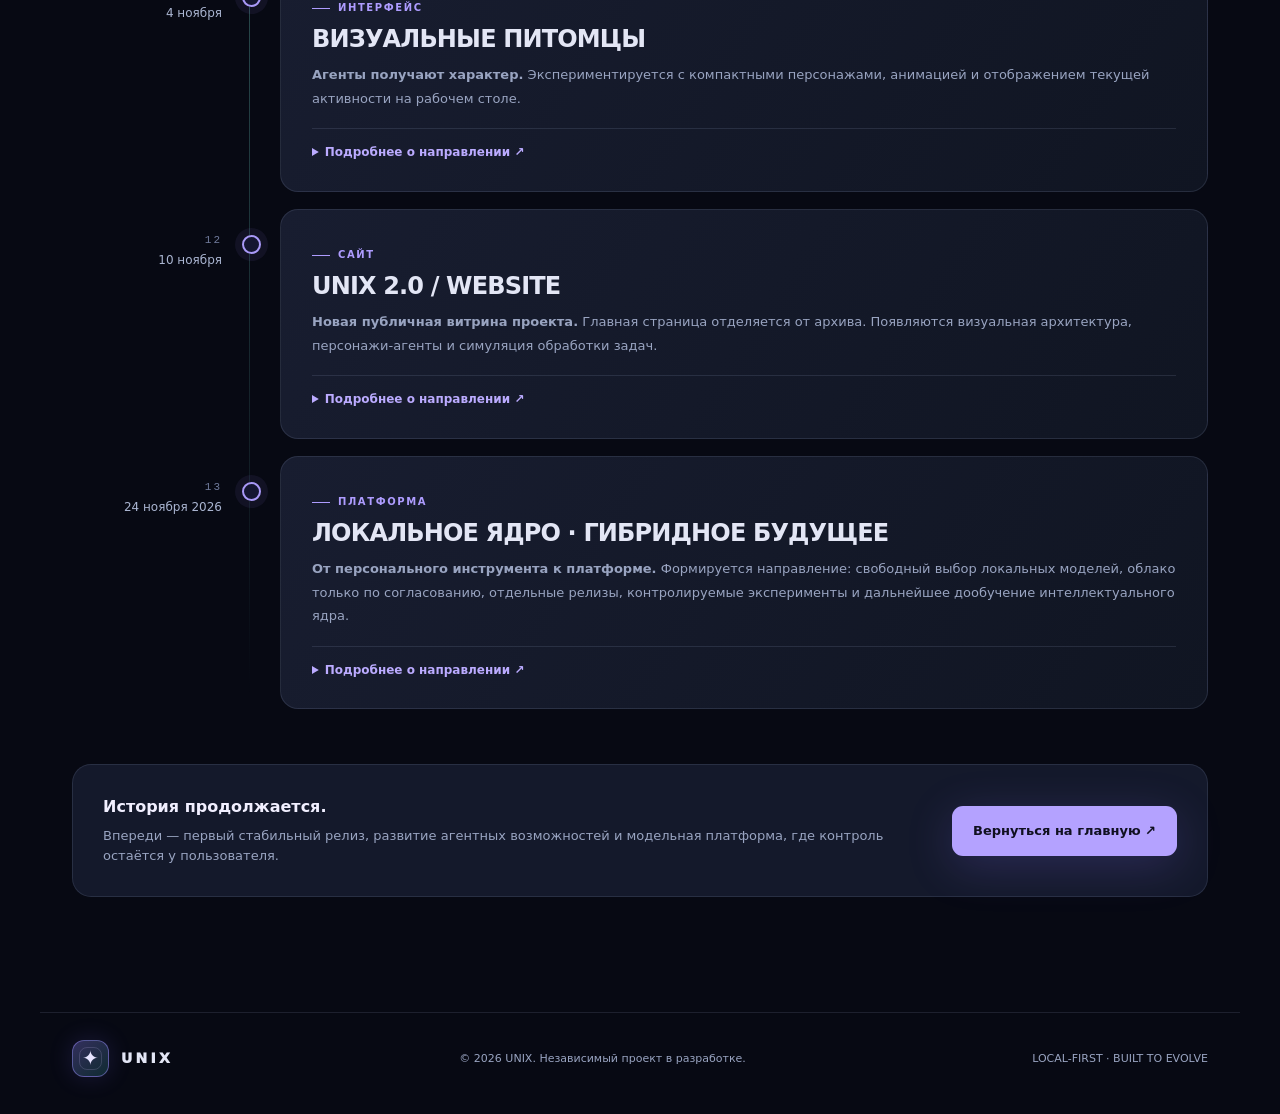
<file: archive/previous-index-2026-11-04.html>
<!doctype html>
<html lang="ru"><head><meta charset="utf-8"><meta name="viewport" content="width=device-width, initial-scale=1"><meta name="robots" content="noindex"><meta http-equiv="refresh" content="0;url=../history.html"><title>UNIX — Архив переехал</title></head><body style="background:#080b17;color:#f1efff;font:16px system-ui;padding:40px"><p>История UNIX переехала на <a href="../history.html" style="color:#b4a2ff">новую страницу хронологии</a>.</p></body></html>
</file>
<file: styles.css>
:root{color-scheme:dark;--bg:#070913;--surface:#101523;--surface2:#171e32;--surface3:#1c2440;--line:rgba(175,191,232,.13);--bright:#f4f5ff;--text:#e3e6f5;--muted:#99a4c1;--subtle:#707b99;--violet:#ae9cff;--blue:#84a9ff;--mint:#78e5d6;--pink:#e4a6ff;--radius:24px;--max:1200px}
*{box-sizing:border-box}html{scroll-behavior:smooth;scroll-padding-top:95px}body{margin:0;min-width:320px;background:var(--bg);color:var(--text);font-family:Inter,"Segoe UI",system-ui,-apple-system,Arial,sans-serif;line-height:1.55;overflow-x:hidden}button,input{font:inherit}button{cursor:pointer}a{color:inherit;text-decoration:none}button:focus-visible,a:focus-visible{outline:2px solid var(--mint);outline-offset:4px}::selection{background:#7564d5;color:#fff}h1,h2,h3,p{margin-top:0}h1,h2,h3{line-height:1.12}h2{font-size:clamp(32px,4.8vw,61px);letter-spacing:-.06em}h3{font-size:22px;letter-spacing:-.035em}p{color:var(--muted)}.sr-only{position:absolute;width:1px;height:1px;overflow:hidden;clip:rect(0,0,0,0);white-space:nowrap}
.site-backdrop{position:fixed;z-index:-2;inset:0;pointer-events:none;background:radial-gradient(ellipse 46% 31% at 80% 6%,rgba(101,69,204,.23),transparent),radial-gradient(ellipse 41% 27% at 7% 30%,rgba(16,123,139,.13),transparent),linear-gradient(180deg,#0c1020 0%,#080a14 45%,#070913 100%)}.site-backdrop:before{content:"";position:absolute;inset:0;opacity:.3;background-image:linear-gradient(#59608c1a 1px,transparent 1px),linear-gradient(90deg,#59608c1a 1px,transparent 1px);background-size:64px 64px;mask-image:linear-gradient(#000,transparent 88%)}.noise{position:fixed;inset:0;pointer-events:none;z-index:-1;opacity:.11;background-image:url("data:image/svg+xml,%3Csvg viewBox='0 0 180 180' xmlns='http://www.w3.org/2000/svg'%3E%3Cfilter id='n'%3E%3CfeTurbulence type='fractalNoise' baseFrequency='.9' numOctaves='3' stitchTiles='stitch'/%3E%3C/filter%3E%3Crect width='100%25' height='100%25' filter='url(%23n)' opacity='.24'/%3E%3C/svg%3E")}.wrap{max-width:var(--max);margin:0 auto;padding-left:32px;padding-right:32px}.accent{color:var(--violet)}.text-mint{color:var(--mint)}.eyebrow{display:flex;align-items:center;gap:10px;color:var(--mint);letter-spacing:.2em;text-transform:uppercase;font-size:11px;font-weight:800}.eyebrow:before{content:"";width:7px;height:7px;border-radius:50%;background:var(--mint);box-shadow:0 0 16px #78e5d6aa}.section-head{display:flex;align-items:end;justify-content:space-between;gap:40px;margin-bottom:34px}.section-head p{font-size:14px;max-width:350px;line-height:1.7;margin-bottom:6px}.section-head h2{margin:12px 0 0}.section{padding-top:110px}.label{display:inline-flex;align-items:center;gap:8px;font-size:10px;font-weight:850;letter-spacing:.16em;text-transform:uppercase;color:var(--violet)}.label:before{content:"";width:18px;height:1px;background:currentColor}.pill{display:inline-flex;align-items:center;gap:7px;border:1px solid #3c4865;border-radius:999px;padding:7px 11px;color:#c5cce2;font-size:10px;letter-spacing:.06em;background:#1d2840a6}.pill.plan{color:#bdaafa;border-color:#6b599b}.pill.prototype{color:#95c8ff;border-color:#476899}.pill.goal{color:#8ce1c9;border-color:#326d6a}.dot{width:6px;height:6px;border-radius:50%;background:currentColor;box-shadow:0 0 12px currentColor}
.site-header{position:sticky;top:0;z-index:100;border-bottom:1px solid #9eabe71c;background:#080b17d9;backdrop-filter:blur(22px)}.header-inner{height:78px;display:flex;align-items:center;gap:26px;justify-content:space-between}.logo{display:flex;gap:12px;align-items:center;flex-shrink:0}.logo-mark{position:relative;width:37px;height:37px;border-radius:12px;display:grid;place-items:center;border:1px solid #9a8dff77;background:linear-gradient(140deg,#9383fd51,#41ded329);color:#e7e4ff;font-size:20px;box-shadow:0 0 24px #816df72a}.logo-mark:after{content:"";position:absolute;inset:6px;border-radius:8px;border:1px solid #d7c6ff2c}.logo-word{font-size:21px;font-weight:950;letter-spacing:.23em}.logo-caption{color:#7c89a8;font-size:9px;letter-spacing:.16em;text-transform:uppercase;margin-left:-3px}.nav{display:flex;align-items:center;gap:24px}.nav a{font-size:12px;color:#aab5cd;transition:color .2s}.nav a:hover,.nav a[aria-current=page]{color:#fff}.nav-cta{padding:10px 15px;border:1px solid #7666b0;border-radius:10px!important;background:#4c3b8c44;color:#f0ecff!important}.nav-toggle{display:none;appearance:none;border:1px solid #3e4761;border-radius:11px;background:#171d31;color:var(--bright);padding:9px 12px;font-size:13px}
.hero{min-height:720px;padding-top:112px;padding-bottom:84px;display:grid;grid-template-columns:1.08fr .92fr;gap:20px;align-items:center}.hero-copy{position:relative;z-index:2}.hero h1{font-size:clamp(78px,12vw,157px);margin:19px 0 12px;letter-spacing:-.105em;line-height:.88;font-weight:900;background:linear-gradient(110deg,#fff 10%,#efecff 39%,#af9af3 76%,#8172dc);background-clip:text;-webkit-background-clip:text;color:transparent;padding-right:.12em}.hero-title-sub{font-size:clamp(25px,3.5vw,47px);font-weight:800;letter-spacing:-.06em;color:#e8e5ff;margin:15px 0 18px;line-height:1.12}.hero-lead{max-width:520px;font-size:16px;line-height:1.85;color:#aab5cf}.hero-lead strong{color:#f5f2ff;font-weight:650}.button-row{display:flex;gap:12px;flex-wrap:wrap;align-items:center;margin-top:31px}.btn{display:inline-flex;align-items:center;justify-content:center;gap:12px;padding:14px 20px;border-radius:11px;border:1px solid transparent;font-size:13px;font-weight:750;transition:transform .2s,background .2s,border .2s;white-space:nowrap}.btn:hover{transform:translateY(-2px)}.btn-primary{color:#101020;background:#b4a2ff;box-shadow:0 10px 46px #8b72ff34}.btn-primary:hover{background:#c9baff}.btn-secondary{color:#f1edff;background:#181c30;border-color:#4e536e}.btn-secondary:hover{border-color:#9184cf;background:#252944}.hero-meta{margin-top:36px;display:flex;align-items:center;gap:14px;flex-wrap:wrap;color:#828dab;font:10px Consolas,monospace;letter-spacing:.11em;text-transform:uppercase}.hero-meta b{height:12px;width:1px;background:#3c4765}.core-stage{min-height:490px;display:grid;place-items:center;position:relative;isolation:isolate}.stage-grid{position:absolute;width:105%;aspect-ratio:1;border-radius:50%;background:radial-gradient(circle,#604ab31c 0%,#25255412 32%,transparent 68%);filter:blur(5px)}.core-glow{position:absolute;width:400px;height:400px;border-radius:50%;background:radial-gradient(circle,#8c7aff55,transparent 67%);filter:blur(34px);animation:breathe 6s ease-in-out infinite}.ring{position:absolute;width:min(92%,445px);aspect-ratio:1;border:1px solid #a19bf134;border-radius:50%;animation:spin 42s linear infinite}.ring.r2{width:min(77%,374px);border-style:dashed;border-color:#72c3cb50;animation-duration:35s;animation-direction:reverse}.ring.r3{width:min(61%,300px);border-color:#bdb0ff52;animation-duration:24s}.ring:after{content:"";position:absolute;left:14%;top:12%;width:9px;height:9px;border-radius:50%;background:#9e8dfb;box-shadow:0 0 18px #a194ff}.ring.r2:after{background:#71e4d8;box-shadow:0 0 17px #71e4d8}.ring.r3:after{background:#efb5fa;box-shadow:0 0 17px #efb5fa}.core{position:relative;width:185px;height:185px;border-radius:44%;background:radial-gradient(circle at 26% 18%,#e5d8ff 0%,#c7afff 13%,#9983f3 38%,#6857cc 68%,#29245c 100%);display:grid;place-items:center;box-shadow:inset 9px 12px 25px #fff5,inset -18px -22px 35px #120f4580,0 0 83px #9a7eff75,0 0 0 13px #9275ec17;animation:coreFloat 6s ease-in-out infinite}.core:after{content:"";position:absolute;inset:24px;border:1px solid #f8f1ff53;border-radius:50%}.core-face{display:flex;align-items:center;gap:26px;position:relative;z-index:1;margin-top:-9px}.eye{width:8px;height:11px;border-radius:6px;background:#fff;box-shadow:0 0 7px #ffffff88;animation:blink 6s infinite}.smile{position:absolute;left:50%;top:24px;transform:translateX(-50%);width:29px;height:14px;border-bottom:3px solid #fff;border-radius:0 0 40px 40px}.stage-label{position:absolute;display:flex;gap:8px;align-items:center;border:1px solid #59577d;background:#15182bdf;box-shadow:0 14px 39px #0006;padding:10px 13px;border-radius:11px;font:11px Consolas,monospace;letter-spacing:.06em;color:#d0d4ee}.stage-label.top{top:16%;right:3%}.stage-label.bottom{bottom:15%;left:1%}.stage-label:before{content:"";width:6px;height:6px;border-radius:50%;background:#83e4d0;box-shadow:0 0 12px #83e4d0}.stage-label.bottom:before{background:#aa9cff;box-shadow:0 0 12px #aa9cff}
.snapshot{display:grid;grid-template-columns:repeat(3,1fr);border:1px solid var(--line);border-radius:20px;background:#141a2aab;overflow:hidden}.snapshot>div{padding:25px 29px;border-right:1px solid var(--line)}.snapshot>div:last-child{border:0}.snapshot strong{font-size:clamp(21px,2.6vw,30px);line-height:1.3;display:block;color:#f1efff;letter-spacing:-.055em}.snapshot p{font-size:12px;color:#93a0b9;margin:4px 0 0}.cap-grid{display:grid;grid-template-columns:repeat(2,minmax(0,1fr));gap:16px}.feature{padding:28px;border:1px solid var(--line);border-radius:20px;background:linear-gradient(135deg,#171b2df2,#0f1423ef);min-height:240px;position:relative;overflow:hidden;transition:transform .2s,border-color .2s}.feature:hover{transform:translateY(-3px);border-color:#8375c77c}.feature:after{content:"";position:absolute;width:220px;height:220px;right:-140px;top:-145px;background:radial-gradient(circle,#8375e13b,transparent 75%);pointer-events:none}.feature-icon{display:grid;place-items:center;width:45px;height:45px;border:1px solid #6b63a25c;border-radius:14px;color:#b8aaff;background:#8e77e21e;font-size:23px;margin-bottom:24px}.feature h3{margin-bottom:9px}.feature p{font-size:13px;line-height:1.7;margin-bottom:20px;max-width:490px}.architecture{display:grid;grid-template-columns:1.1fr .9fr;gap:23px}.architecture-map,.architecture-description{border:1px solid var(--line);background:#11182abf;border-radius:24px}.architecture-map{padding:30px;min-height:400px;position:relative;overflow:hidden;display:grid;place-items:center}.architecture-map:before{content:"";position:absolute;inset:0;background-image:radial-gradient(#8f93bc50 1px,transparent 1px);background-size:18px 18px;opacity:.17}.node-hub{z-index:1;width:155px;height:155px;border-radius:50%;background:radial-gradient(circle at 35% 30%,#a58dff,#5a4bb2 70%,#201c4e);box-shadow:0 0 0 18px #a68eff11,0 0 70px #b69dff46;border:1px solid #dacbff55;display:flex;align-items:center;justify-content:center;flex-direction:column;line-height:1.1;color:#fff}.node-hub b{font-size:25px;letter-spacing:.15em}.node-hub small{font:9px Consolas,monospace;letter-spacing:.14em;color:#e0d5ff;margin-top:9px}.node{z-index:2;position:absolute;border:1px solid #596481;background:#18243a;box-shadow:0 10px 35px #0006;color:#cad2e8;border-radius:12px;padding:11px 14px;font-size:11px;letter-spacing:.08em;transition:.2s}.node:before{content:"";display:inline-block;width:7px;height:7px;border-radius:50%;background:#89bbff;margin-right:7px}.node:hover,.node[aria-pressed=true]{color:#fff;border-color:#ab99ff;background:#322b5b}.node[data-node=memory]{top:13%;left:8%}.node[data-node=agents]{top:13%;right:8%}.node[data-node=voice]{bottom:14%;left:6%}.node[data-node=tools]{bottom:14%;right:7%}.arch-line{position:absolute;width:45%;height:1px;background:linear-gradient(90deg,#54658b33,#b2a1ff88,#54658b33);top:50%;left:27%;z-index:0;transform-origin:center}.arch-line.l1{transform:rotate(35deg)}.arch-line.l2{transform:rotate(-35deg)}.architecture-description{padding:32px;display:flex;flex-direction:column;justify-content:center}.architecture-description h3{font-size:30px;margin:13px 0}.architecture-description p{font-size:14px;line-height:1.85}.architecture-description ul{color:#abb6d4;font-size:12px;line-height:2;padding-left:20px}.architecture-description li::marker{color:var(--mint)}.architecture-description .pill{align-self:flex-start}
.agents-grid{display:grid;grid-template-columns:repeat(3,1fr);gap:16px}.agent{padding:26px;border:1px solid var(--line);border-radius:21px;background:linear-gradient(165deg,#1b2035,#101522);display:flex;flex-direction:column;min-height:318px}.agent-top{display:flex;justify-content:space-between;gap:9px;align-items:flex-start}.pet{width:95px;height:95px;margin:21px auto 23px;border-radius:42%;position:relative;display:grid;place-items:center;background:radial-gradient(circle at 30% 25%,#d3c7ff,#9d8def 42%,#4d478e);box-shadow:0 0 40px #a59aff3d,inset -10px -11px 20px #12103b8c;animation:petBob 4.7s ease-in-out infinite}.pet:before,.pet:after{content:"";position:absolute;top:39px;width:6px;height:9px;background:#fff;border-radius:7px}.pet:before{left:32px}.pet:after{right:32px}.pet span{width:22px;height:10px;border-bottom:2px solid #fff;border-radius:50%;margin-top:24px}.pet.memory{border-radius:44% 56% 53% 47%;background:radial-gradient(circle at 30% 25%,#ccfff7,#68d5c5 43%,#217c83);box-shadow:0 0 40px #65dbd23b,inset -10px -11px 20px #063e448c;animation-delay:-1s}.pet.action{border-radius:48% 47% 56% 45%;background:radial-gradient(circle at 30% 25%,#f2d7ff,#c291ee 43%,#713d9a);box-shadow:0 0 40px #d7a0f53d,inset -10px -11px 20px #4420528c;animation-delay:-2s}.agent h3{margin:0 0 3px}.agent .job{color:var(--violet);font:11px Consolas,monospace;letter-spacing:.1em}.agent p{font-size:13px;line-height:1.75;margin-top:13px;flex:1}.agent-foot{display:flex;align-items:center;justify-content:space-between;gap:12px;border-top:1px solid var(--line);padding-top:18px}.agent-foot small{font-size:10px;color:var(--subtle)}
.demo-shell{border:1px solid #4c487a;border-radius:25px;background:linear-gradient(140deg,#17152d,#101724 76%);overflow:hidden;box-shadow:0 30px 100px #0003}.demo-top{display:flex;justify-content:space-between;align-items:center;gap:12px;border-bottom:1px solid #434165;padding:19px 25px;background:#1a1a34aa}.demo-top strong{font:12px Consolas,monospace;letter-spacing:.12em;color:#dedaf5}.demo-dots{display:flex;gap:7px}.demo-dots i{width:8px;height:8px;border-radius:50%;background:#69677f}.demo-dots i:first-child{background:#bd7b8a}.demo-dots i:nth-child(2){background:#c6a878}.demo-dots i:last-child{background:#79c9b0}.demo-content{display:grid;grid-template-columns:1fr 1.06fr}.demo-control{padding:32px;border-right:1px solid #45415f}.demo-control h3{font-size:26px;margin:11px 0}.demo-control>p{font-size:13px;line-height:1.8}.demo-options{display:flex;gap:8px;flex-wrap:wrap;margin:24px 0}.demo-option{border:1px solid #4a4c72;border-radius:9px;background:#14182b;color:#c0c5df;font-size:11px;padding:9px 12px}.demo-option[aria-pressed=true]{background:#54458e;border-color:#b19afa;color:#fff}.demo-request{background:#0a1021;border:1px solid #353b5c;border-radius:13px;padding:17px 19px;color:#e0e3f6;font-size:13px;min-height:102px;line-height:1.7}.demo-action{display:flex;align-items:center;gap:13px;flex-wrap:wrap;margin-top:21px}.demo-action small{color:#8792b2;font-size:10px}.demo-terminal{background:#080e1bc9;padding:32px;min-height:410px}.terminal-title{display:flex;align-items:center;justify-content:space-between;gap:14px;border-bottom:1px solid #2a334f;padding-bottom:17px;color:#8598b7;font:11px Consolas,monospace}.terminal-live{display:flex;align-items:center;gap:7px;color:#76d9b9}.terminal-live:before{content:"";width:6px;height:6px;border-radius:50%;background:#7cdcc3;box-shadow:0 0 12px #7cdcc3}.terminal-log{list-style:none;padding:0;margin:21px 0 0;font:12px/1.8 Consolas,monospace;color:#b0bfda}.terminal-log li{display:flex;gap:10px;margin-bottom:13px;animation:logIn .3s ease-out}.terminal-log li:before{content:"›";color:var(--mint);font-weight:900}.terminal-log .log-ok{color:#92e3d5}.terminal-log .log-dim{color:#8492b2}.terminal-footer{display:flex;align-items:center;gap:9px;border-top:1px solid #2c3651;margin-top:24px;padding-top:18px;color:#a0aac4;font-size:11px}.terminal-footer i{height:6px;width:6px;border-radius:50%;background:#aa91ff}.disclaimer{font-size:11px;color:#8592ae;line-height:1.7;margin-top:15px}
.roadmap{display:grid;grid-template-columns:repeat(3,1fr);gap:16px}.road{padding:27px;border:1px solid var(--line);border-radius:20px;background:#121928}.road-num{color:#8b84bb;font:12px Consolas,monospace;letter-spacing:.12em}.road h3{margin:20px 0 12px}.road p{font-size:13px;line-height:1.8;margin:0}.road .pill{margin-top:23px}.archive-feature{border:1px solid #6b599754;border-radius:25px;background:radial-gradient(ellipse 60% 120% at 100% 0%,#5b4b9659,transparent),#15182e;padding:43px 48px;display:flex;align-items:center;justify-content:space-between;gap:35px}.archive-feature h2{font-size:clamp(29px,4vw,48px);margin:12px 0}.archive-feature p{max-width:660px;font-size:14px;line-height:1.75}.archive-feature .btn{flex-shrink:0}
.site-footer{margin-top:115px;border-top:1px solid var(--line);padding-top:27px;padding-bottom:37px;display:flex;justify-content:space-between;align-items:center;gap:20px}.site-footer p{font-size:11px;margin:0}.site-footer .logo-word{font-size:14px}
.history-hero{padding-top:108px;padding-bottom:42px}.history-hero h1{font-size:clamp(56px,8vw,107px);letter-spacing:-.085em;margin:18px 0}.history-hero p{font-size:16px;line-height:1.85;max-width:730px}.history-meta{display:flex;gap:12px;flex-wrap:wrap;margin:24px 0 0}.history-timeline{position:relative;margin-top:45px}.history-timeline:before{content:"";position:absolute;left:177px;top:10px;bottom:12px;width:1px;background:linear-gradient(var(--violet),var(--mint),transparent);opacity:.66}.milestone{display:grid;grid-template-columns:150px 1fr;gap:58px;position:relative;margin-bottom:17px}.milestone:before{content:"";position:absolute;left:170px;top:26px;width:15px;height:15px;border-radius:50%;background:#151632;border:2px solid #a999f7;box-shadow:0 0 0 7px #a18bf513}.milestone-date{font-size:12px;text-align:right;color:#aab5d1;padding-top:25px}.milestone-date b{display:block;color:#717c9d;font:11px Consolas,monospace;letter-spacing:.18em;margin-bottom:5px}.milestone-panel{padding:29px 31px;border:1px solid var(--line);border-radius:18px;background:linear-gradient(125deg,#181d30,#101522)}.milestone-panel h3{font-size:24px;margin:10px 0}.milestone-panel p{font-size:13px;line-height:1.8;margin:0}.milestone-panel details{border-top:1px solid var(--line);margin-top:18px;padding-top:14px}.milestone-panel summary{color:#bbabff;font-size:12px;font-weight:700;cursor:pointer}.milestone-panel details p{margin-top:12px}.history-bottom{margin-top:55px;display:flex;gap:24px;justify-content:space-between;align-items:center;border:1px solid var(--line);background:#14192b;padding:30px;border-radius:19px}.history-bottom p{margin:6px 0 0;font-size:13px}.history-bottom strong{color:#f1efff}

/* November platform update: model routing explorer and future capabilities */
.model-lab{display:grid;grid-template-columns:1.13fr .87fr;gap:17px;align-items:stretch}
.model-lab-copy,.model-lab-visual{border:1px solid var(--line);border-radius:24px;background:linear-gradient(145deg,#181b35,#0e1527);padding:34px;min-width:0}
.model-lab-copy h3{font-size:clamp(26px,3.25vw,42px);letter-spacing:-.055em;margin:17px 0}
.model-lab-copy>p{font-size:13px;line-height:1.8;max-width:540px}
.mode-tabs{display:flex;flex-wrap:wrap;gap:8px;margin:27px 0 18px}
.mode-tabs button{padding:11px 15px;border-radius:11px;border:1px solid #555a81;background:#171c32;color:#aeb8d3;font-size:12px;font-weight:750;transition:background .2s,border-color .2s}
.mode-tabs button:hover{background:#292947;border-color:#aaa0ed;color:#fff}
.mode-tabs button[aria-pressed=true]{background:#6754a4;border-color:#b3a6fc;color:#fff;box-shadow:0 0 22px #7764d337}
.mode-result{border:1px solid #7771b54c;background:#0d1427d9;border-radius:16px;padding:23px;min-height:240px}
.mode-result-top{display:flex;align-items:center;justify-content:space-between;gap:10px;flex-wrap:wrap}
.mode-result-top strong{color:#f7f4ff;font-size:17px}
.mode-result p{font-size:12px;line-height:1.8;margin:12px 0}
.mode-result ul{padding-left:18px;margin:0;color:#abb9d6;font-size:11px;line-height:2}
.mode-result li::marker{color:#8ae3d8}
.model-lab-visual{position:relative;overflow:hidden;display:flex;flex-direction:column;align-items:center;justify-content:center;gap:0;background:radial-gradient(circle at 50% 38%,#6452b24c,transparent 53%),linear-gradient(135deg,#111827,#13132a)}
.model-lab-visual:before{content:"";position:absolute;inset:0;pointer-events:none;background-image:linear-gradient(#a2a2e610 1px,transparent 1px),linear-gradient(90deg,#a2a2e610 1px,transparent 1px);background-size:30px 30px}
.model-node{width:100%;max-width:370px;position:relative;display:flex;align-items:center;gap:13px;border:1px solid #535b86;border-radius:15px;background:#151a2bd9;padding:18px;color:#e6e7fb;box-shadow:0 12px 28px #0003}
.model-node-head{border-color:#9282ea;background:#1c203f}
.model-node-active{border-color:#78ddd4;box-shadow:0 0 35px #78ddd421}
.model-node-icon{display:grid;place-items:center;flex:0 0 39px;width:39px;height:39px;border:1px solid #8681be69;border-radius:11px;background:#8278c127;font-size:21px;color:#e0dcff}
.model-node div{display:flex;flex-direction:column;gap:4px;min-width:0}
.model-node small{font:10px Consolas,monospace;letter-spacing:.12em;color:#9caace}
.model-node strong{font:700 13px Inter,"Segoe UI",system-ui,sans-serif;letter-spacing:.04em;overflow-wrap:anywhere}
.model-node-indicator{width:7px;height:7px;border-radius:50%;background:#b9a4ff;box-shadow:0 0 13px #b9a4ff;flex:0 0 7px;margin-left:auto}
.model-node-indicator.safe{background:#79decb;box-shadow:0 0 13px #79decb}
.model-wire{height:58px;width:1px;background:linear-gradient(#b59cfe,#64dcd4);position:relative}
.model-wire span{position:absolute;bottom:0;left:-4px;width:9px;height:9px;border-right:1px solid #7ce2d1;border-bottom:1px solid #7ce2d1;transform:rotate(45deg)}
.model-lab-foot{display:flex;align-items:center;gap:8px;color:#9eaed0;font-size:10px;align-self:stretch;margin:25px auto 0;max-width:370px}
.model-live-dot{width:7px;height:7px;flex:0 0 7px;border-radius:50%;background:#72e1cf;box-shadow:0 0 13px #72e1cf}
.future-grid{display:grid;grid-template-columns:repeat(3,minmax(0,1fr));gap:16px;margin-top:18px}
.future-card{position:relative;min-height:250px;border:1px solid var(--line);border-radius:19px;background:linear-gradient(145deg,#141b30,#0e1324);padding:26px;overflow:hidden}
.future-card:after{content:"✧";position:absolute;right:20px;top:13px;font-size:42px;color:#9284cf2c}
.future-id{font:11px Consolas,monospace;letter-spacing:.12em;color:#79c5cb}
.future-card h3{margin:17px 0 11px;font-size:22px}
.future-card p{font-size:12px;line-height:1.85}
.future-card .pill{margin-top:4px}
.roadmap{grid-template-columns:repeat(4,minmax(0,1fr))}
@media(max-width:1050px){.model-lab{grid-template-columns:1fr 1fr}.model-lab-copy,.model-lab-visual{padding:24px}.roadmap{grid-template-columns:repeat(2,minmax(0,1fr))}}
@media(max-width:790px){.model-lab{grid-template-columns:1fr}.model-lab-visual{min-height:430px}.future-grid{grid-template-columns:1fr 1fr}.road:last-child{grid-column:auto}}
@media(max-width:560px){.model-lab-copy,.model-lab-visual{padding:20px}.model-lab-visual{min-height:400px}.mode-tabs button{padding:10px;font-size:11px}.mode-result{padding:17px;min-height:0}.model-node{padding:13px}.model-node strong{font-size:11px}.future-grid{grid-template-columns:1fr}.future-card{min-height:0;padding:22px}.roadmap{grid-template-columns:1fr}}

@keyframes spin{to{transform:rotate(360deg)}}@keyframes breathe{50%{opacity:.65;transform:scale(1.1)}}@keyframes coreFloat{50%{transform:translateY(-13px) rotate(4deg)}}@keyframes blink{0%,48%,52%,100%{transform:scaleY(1)}50%{transform:scaleY(.1)}}@keyframes petBob{50%{transform:translateY(-7px) rotate(3deg)}}@keyframes logIn{from{opacity:0;transform:translateY(8px)}to{opacity:1;transform:none}}
@media(max-width:1050px){.nav{gap:14px}.logo-caption{display:none}.hero{grid-template-columns:1fr 1fr}.hero h1{font-size:clamp(73px,11vw,130px)}.stage-label.top{right:-3%}.stage-label.bottom{left:-3%}.architecture{grid-template-columns:1fr}.architecture-description{min-height:250px}.architecture-map{min-height:375px}}
@media(max-width:790px){.wrap{padding-left:22px;padding-right:22px}.header-inner{height:70px}.nav-toggle{display:inline-flex}.nav{display:none;position:absolute;top:70px;left:0;right:0;background:#0d1022f7;border-bottom:1px solid #434766;padding:18px 22px 25px;flex-direction:column;align-items:stretch;gap:0;box-shadow:0 20px 40px #0007}.nav.open{display:flex}.nav a{padding:11px 6px;font-size:14px}.nav .nav-cta{text-align:center;margin-top:12px}.hero{grid-template-columns:1fr;min-height:auto;padding-top:82px;padding-bottom:24px;gap:10px}.hero h1{font-size:clamp(90px,19vw,152px)}.core-stage{min-height:420px;max-width:510px;width:100%;margin:auto}.snapshot{margin-top:0}.section{padding-top:85px}.agents-grid,.roadmap{grid-template-columns:1fr 1fr}.agent:last-child,.road:last-child{grid-column:span 2}.agent{min-height:280px}.demo-content{grid-template-columns:1fr}.demo-control{border-right:0;border-bottom:1px solid #45415f}.demo-terminal{min-height:310px}.archive-feature{align-items:flex-start;flex-direction:column;padding:33px}.section-head{display:block}.section-head p{margin-top:17px;max-width:660px}}
@media(max-width:560px){.wrap{padding:0 18px}.logo-word{font-size:19px}.hero{padding-top:70px}.hero h1{font-size:clamp(81px,24vw,122px)}.hero-title-sub{font-size:29px}.hero-lead{font-size:14px}.hero-meta{font-size:9px}.core-stage{min-height:350px}.core-glow{width:280px;height:280px}.core{width:137px;height:137px}.core:after{inset:18px}.eye{width:6px;height:9px}.smile{top:23px}.ring{width:95%}.ring.r2{width:79%}.ring.r3{width:64%}.stage-label{font-size:9px;padding:8px 10px}.stage-label.top{right:0;top:10%}.stage-label.bottom{bottom:10%;left:0}.snapshot{grid-template-columns:1fr}.snapshot>div{border-right:0;border-bottom:1px solid var(--line);padding:18px 20px}.snapshot>div:last-child{border-bottom:0}.snapshot strong{font-size:23px}.cap-grid,.agents-grid,.roadmap{grid-template-columns:1fr}.agent:last-child,.road:last-child{grid-column:auto}.feature{min-height:unset;padding:23px}.architecture-map{min-height:330px;padding:12px}.node-hub{width:112px;height:112px}.node-hub b{font-size:21px}.node{padding:9px;font-size:9px}.node[data-node=memory]{left:4%}.node[data-node=agents]{right:4%}.node[data-node=voice]{left:4%}.node[data-node=tools]{right:4%}.architecture-description{padding:24px}.architecture-description h3{font-size:26px}.demo-control,.demo-terminal{padding:22px}.demo-top{padding:16px 20px}.demo-top strong{font-size:10px}.section{padding-top:75px}.section-head{margin-bottom:27px}.section-head h2{font-size:36px}.archive-feature{padding:28px 22px}.site-footer{flex-direction:column;align-items:flex-start;margin-top:75px}.history-hero{padding-top:75px}.history-hero h1{font-size:57px}.history-timeline:before{left:8px}.milestone{grid-template-columns:1fr;gap:8px;padding-left:30px}.milestone:before{left:1px;top:6px;width:13px;height:13px}.milestone-date{text-align:left;padding:0;display:flex;gap:9px;align-items:center}.milestone-date b{margin:0}.milestone-panel{padding:22px}.milestone-panel h3{font-size:21px}.history-bottom{display:block;padding:24px}.history-bottom .btn{margin-top:18px}}
@media(prefers-reduced-motion:reduce){html{scroll-behavior:auto}*,*:before,*:after{animation:none!important;transition:none!important}.core,.pet{transform:none!important}}
</file>
